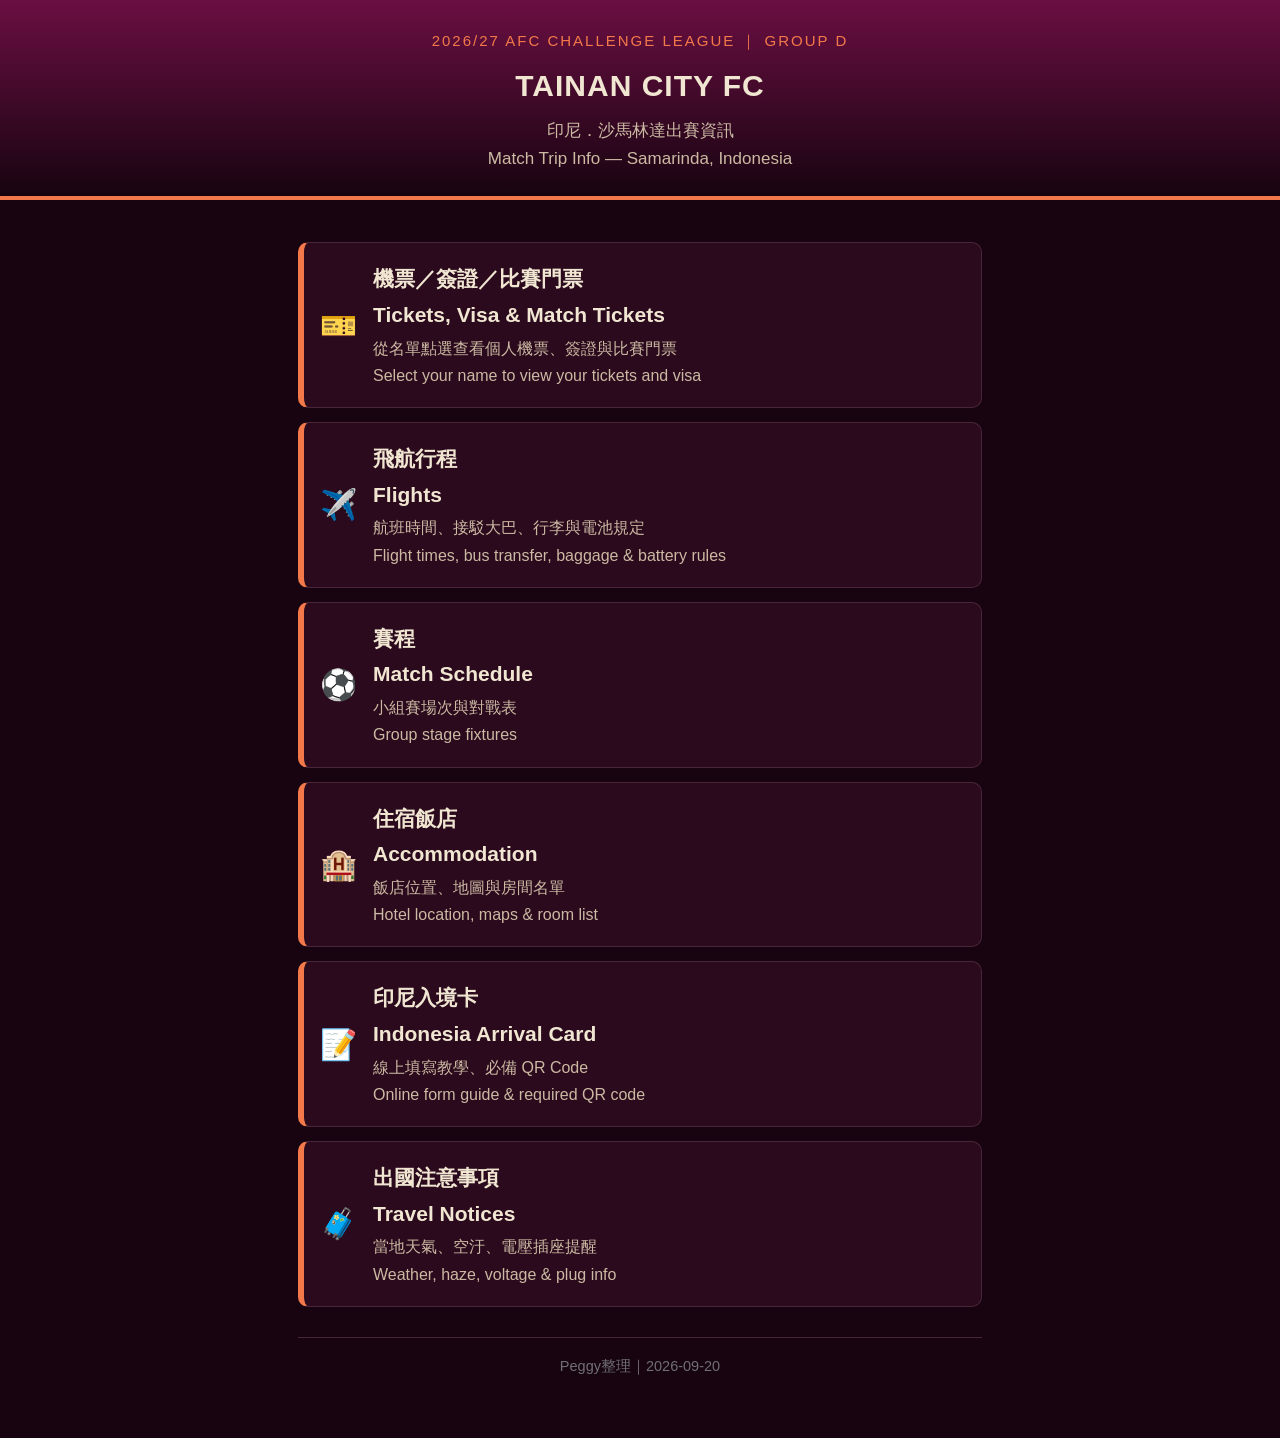
<file: index.html>
<!DOCTYPE html>
<html lang="zh-Hant">
<head>
<meta charset="UTF-8">
<meta name="viewport" content="width=device-width, initial-scale=1, viewport-fit=cover">
<title>Tainan City FC｜印尼出賽資訊網 / Match Trip Info</title>
<meta name="theme-color" content="#170410">
<link rel="manifest" href="manifest.json">
<link rel="apple-touch-icon" href="icons/icon-180.png">
<link rel="icon" href="icons/icon-32.png">
<link rel="stylesheet" href="styles.css">
</head>
<body>

<div class="brand-header">
  <div class="badge">2026/27 AFC CHALLENGE LEAGUE ｜ GROUP D</div>
  <h1>TAINAN CITY FC</h1>
  <div class="sub">印尼．沙馬林達出賽資訊<br>Match Trip Info — Samarinda, Indonesia</div>
</div>

<div class="container">

  <div class="nav-grid">
    <a class="nav-card" href="tickets.html">
      <div class="icon">🎫</div>
      <div>
        <div class="label">機票／簽證／比賽門票<br>Tickets, Visa &amp; Match Tickets</div>
        <div class="desc">從名單點選查看個人機票、簽證與比賽門票<br>Select your name to view your tickets and visa</div>
      </div>
    </a>

    <a class="nav-card" href="flights.html">
      <div class="icon">✈️</div>
      <div>
        <div class="label">飛航行程<br>Flights</div>
        <div class="desc">航班時間、接駁大巴、行李與電池規定<br>Flight times, bus transfer, baggage &amp; battery rules</div>
      </div>
    </a>

    <a class="nav-card" href="schedule.html">
      <div class="icon">⚽</div>
      <div>
        <div class="label">賽程<br>Match Schedule</div>
        <div class="desc">小組賽場次與對戰表<br>Group stage fixtures</div>
      </div>
    </a>

    <a class="nav-card" href="hotel.html">
      <div class="icon">🏨</div>
      <div>
        <div class="label">住宿飯店<br>Accommodation</div>
        <div class="desc">飯店位置、地圖與房間名單<br>Hotel location, maps &amp; room list</div>
      </div>
    </a>

    <a class="nav-card" href="arrival-card.html">
      <div class="icon">📝</div>
      <div>
        <div class="label">印尼入境卡<br>Indonesia Arrival Card</div>
        <div class="desc">線上填寫教學、必備 QR Code<br>Online form guide &amp; required QR code</div>
      </div>
    </a>

    <a class="nav-card" href="notices.html">
      <div class="icon">🧳</div>
      <div>
        <div class="label">出國注意事項<br>Travel Notices</div>
        <div class="desc">當地天氣、空汙、電壓插座提醒<br>Weather, haze, voltage &amp; plug info</div>
      </div>
    </a>
  </div>

  <div class="footer-note">
    Peggy整理｜2026-09-20
  </div>
</div>

<script>
if ('serviceWorker' in navigator) {
  window.addEventListener('load', () => {
    navigator.serviceWorker.register('sw.js').catch(()=>{});
  });
}
</script>
</body>
</html>
</file>
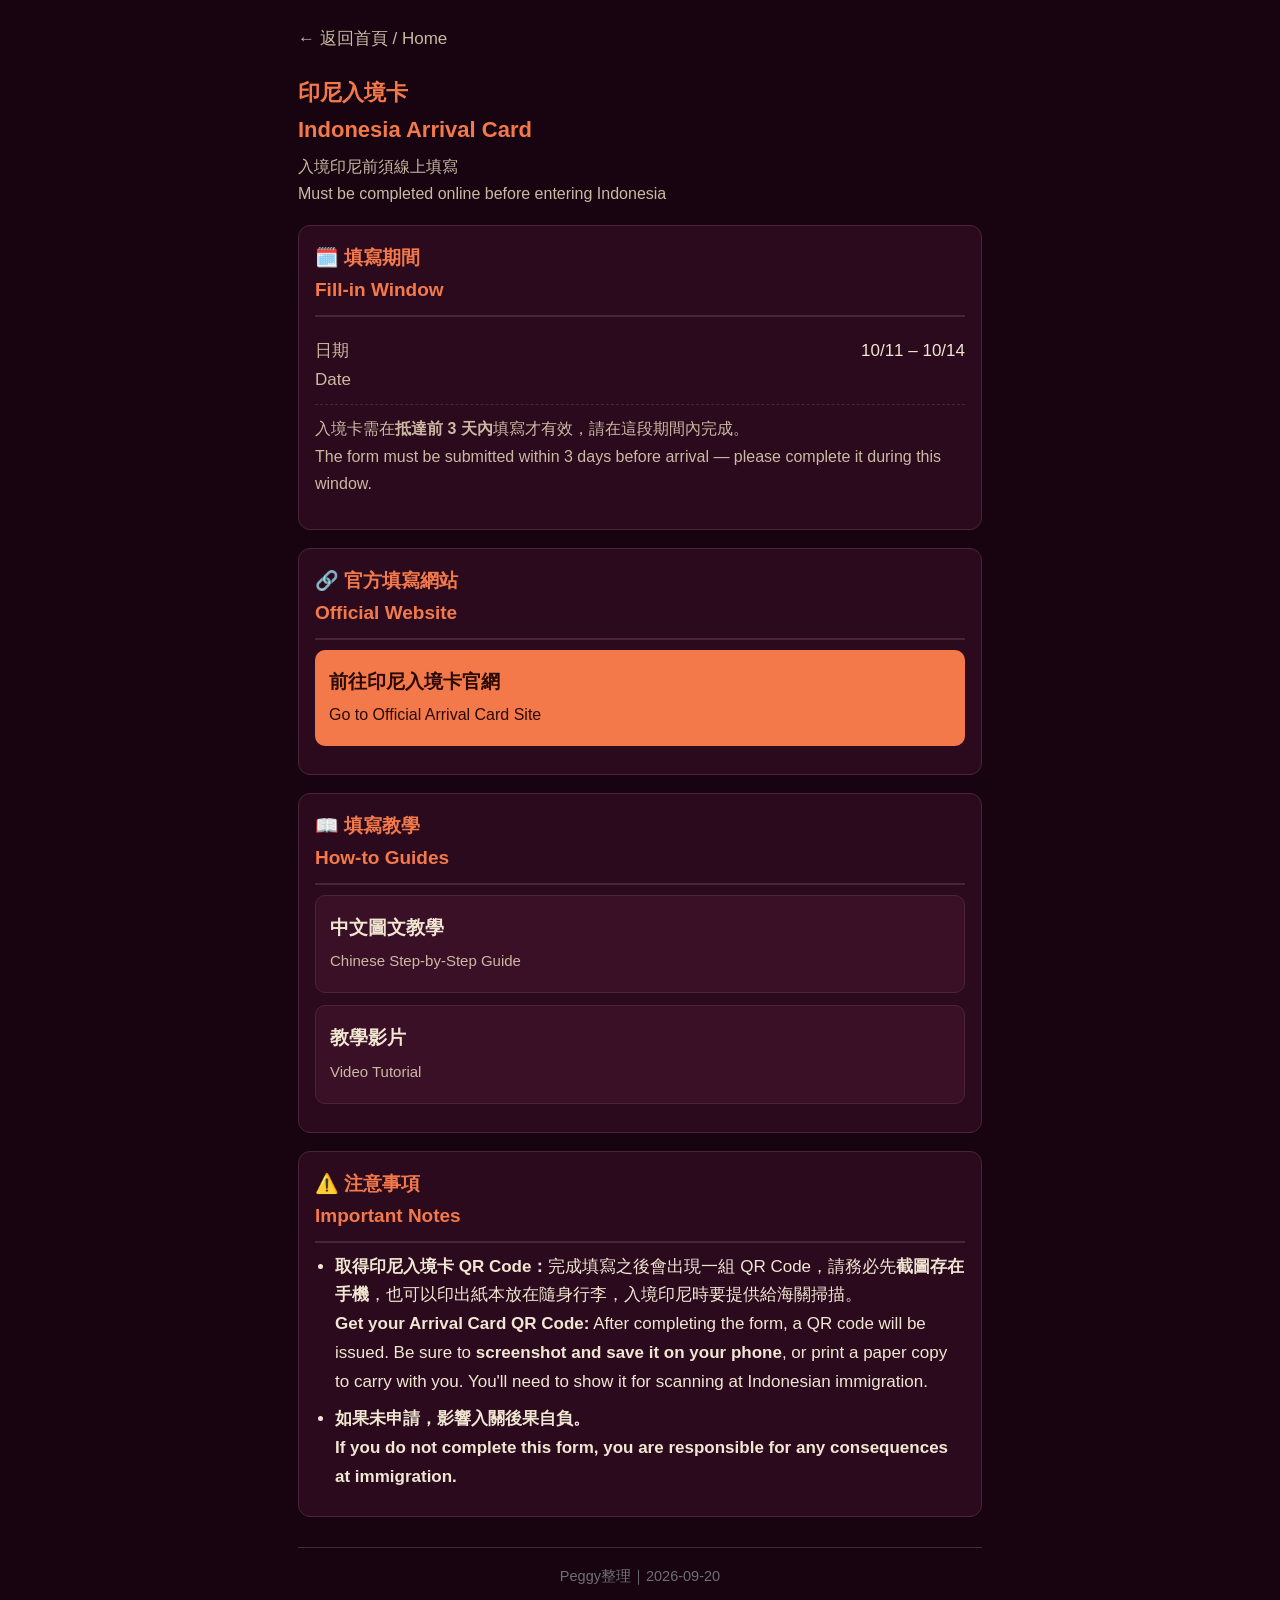
<file: arrival-card.html>
<!DOCTYPE html>
<html lang="zh-Hant">
<head>
<meta charset="UTF-8">
<meta name="viewport" content="width=device-width, initial-scale=1, viewport-fit=cover">
<title>印尼入境卡 Arrival Card｜Tainan City FC</title>
<meta name="theme-color" content="#170410">
<link rel="manifest" href="manifest.json">
<link rel="apple-touch-icon" href="icons/icon-180.png">
<link rel="icon" href="icons/icon-32.png">
<link rel="stylesheet" href="styles.css">
</head>
<body>
<div class="container">
  <a class="back-link" href="index.html">返回首頁 / Home</a>
  <div class="page-title">印尼入境卡<br>Indonesia Arrival Card</div>
  <div class="page-sub">入境印尼前須線上填寫<br>Must be completed online before entering Indonesia</div>

  <div class="card">
    <h2>🗓️ 填寫期間<br>Fill-in Window</h2>
    <div class="flight-row"><div class="flabel">日期<br>Date</div><div class="fval">10/11 – 10/14</div></div>
    <p style="font-size:16px;color:var(--text-dim);margin-top:10px;">
      入境卡需在<b>抵達前 3 天內</b>填寫才有效，請在這段期間內完成。<br>
      The form must be submitted within 3 days before arrival — please complete it during this window.
    </p>
  </div>

  <div class="card">
    <h2>🔗 官方填寫網站<br>Official Website</h2>
    <a class="btn btn-primary" href="https://allindonesia.imigrasi.go.id/" target="_blank" rel="noopener">
      前往印尼入境卡官網<br><span style="font-size:16px;font-weight:400;">Go to Official Arrival Card Site</span>
    </a>
  </div>

  <div class="card">
    <h2>📖 填寫教學<br>How-to Guides</h2>
    <a class="btn btn-secondary" href="https://ianchen.life/indonesia-arrival-card/" target="_blank" rel="noopener">
      中文圖文教學<br><span style="font-size:15px;font-weight:400;color:var(--text-dim);">Chinese Step-by-Step Guide</span>
    </a>
    <a class="btn btn-secondary" href="https://www.youtube.com/watch?v=jlGn-RZM89Q" target="_blank" rel="noopener">
      教學影片<br><span style="font-size:15px;font-weight:400;color:var(--text-dim);">Video Tutorial</span>
    </a>
  </div>

  <div class="card">
    <h2>⚠️ 注意事項<br>Important Notes</h2>
    <ul class="notice-list">
      <li><b>取得印尼入境卡 QR Code：</b>完成填寫之後會出現一組 QR Code，請務必先<b>截圖存在手機</b>，也可以印出紙本放在隨身行李，入境印尼時要提供給海關掃描。<br>
        <b>Get your Arrival Card QR Code:</b> After completing the form, a QR code will be issued. Be sure to <b>screenshot and save it on your phone</b>, or print a paper copy to carry with you. You'll need to show it for scanning at Indonesian immigration.</li>
      <li><b>如果未申請，影響入關後果自負。</b><br>
        <b>If you do not complete this form, you are responsible for any consequences at immigration.</b></li>
    </ul>
  </div>

  <div class="footer-note">Peggy整理｜2026-09-20</div>
</div>

<script>
if ('serviceWorker' in navigator) {
  window.addEventListener('load', () => {
    navigator.serviceWorker.register('sw.js').catch(()=>{});
  });
}
</script>
</body>
</html>
</file>
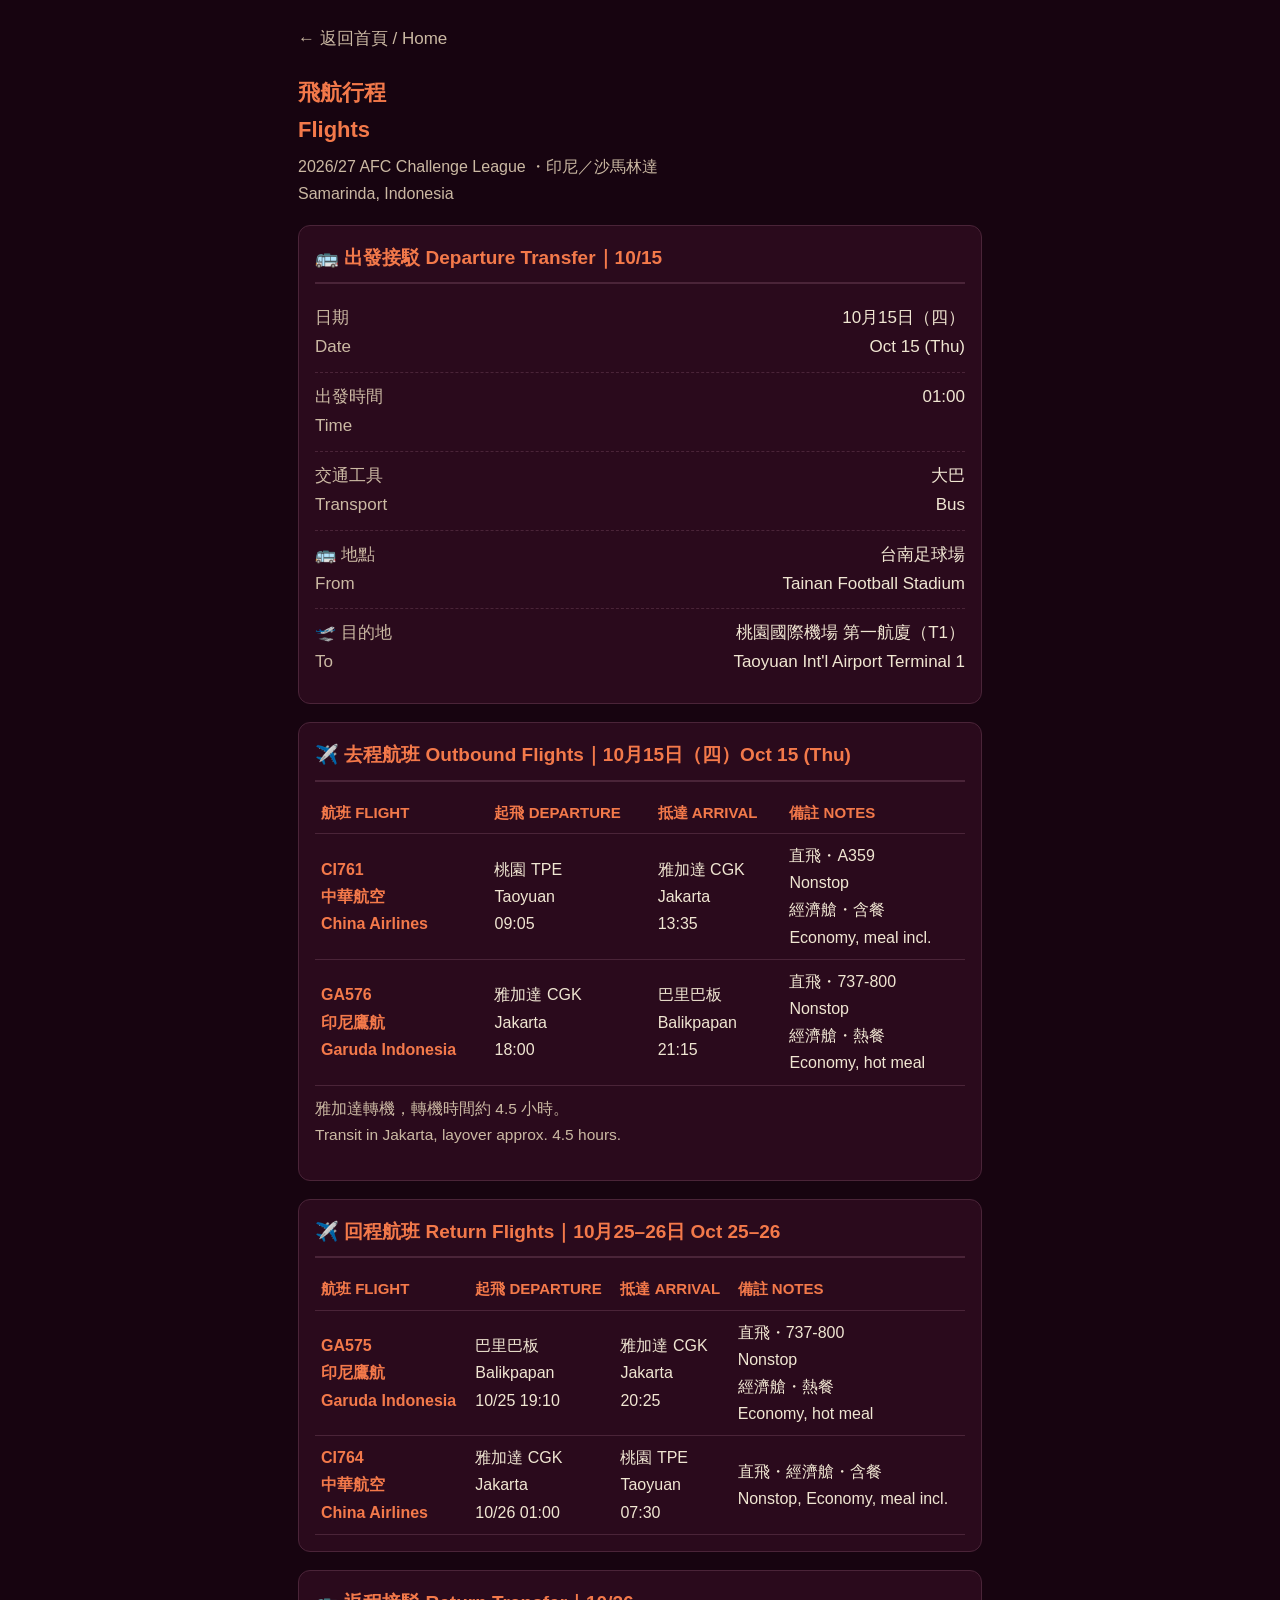
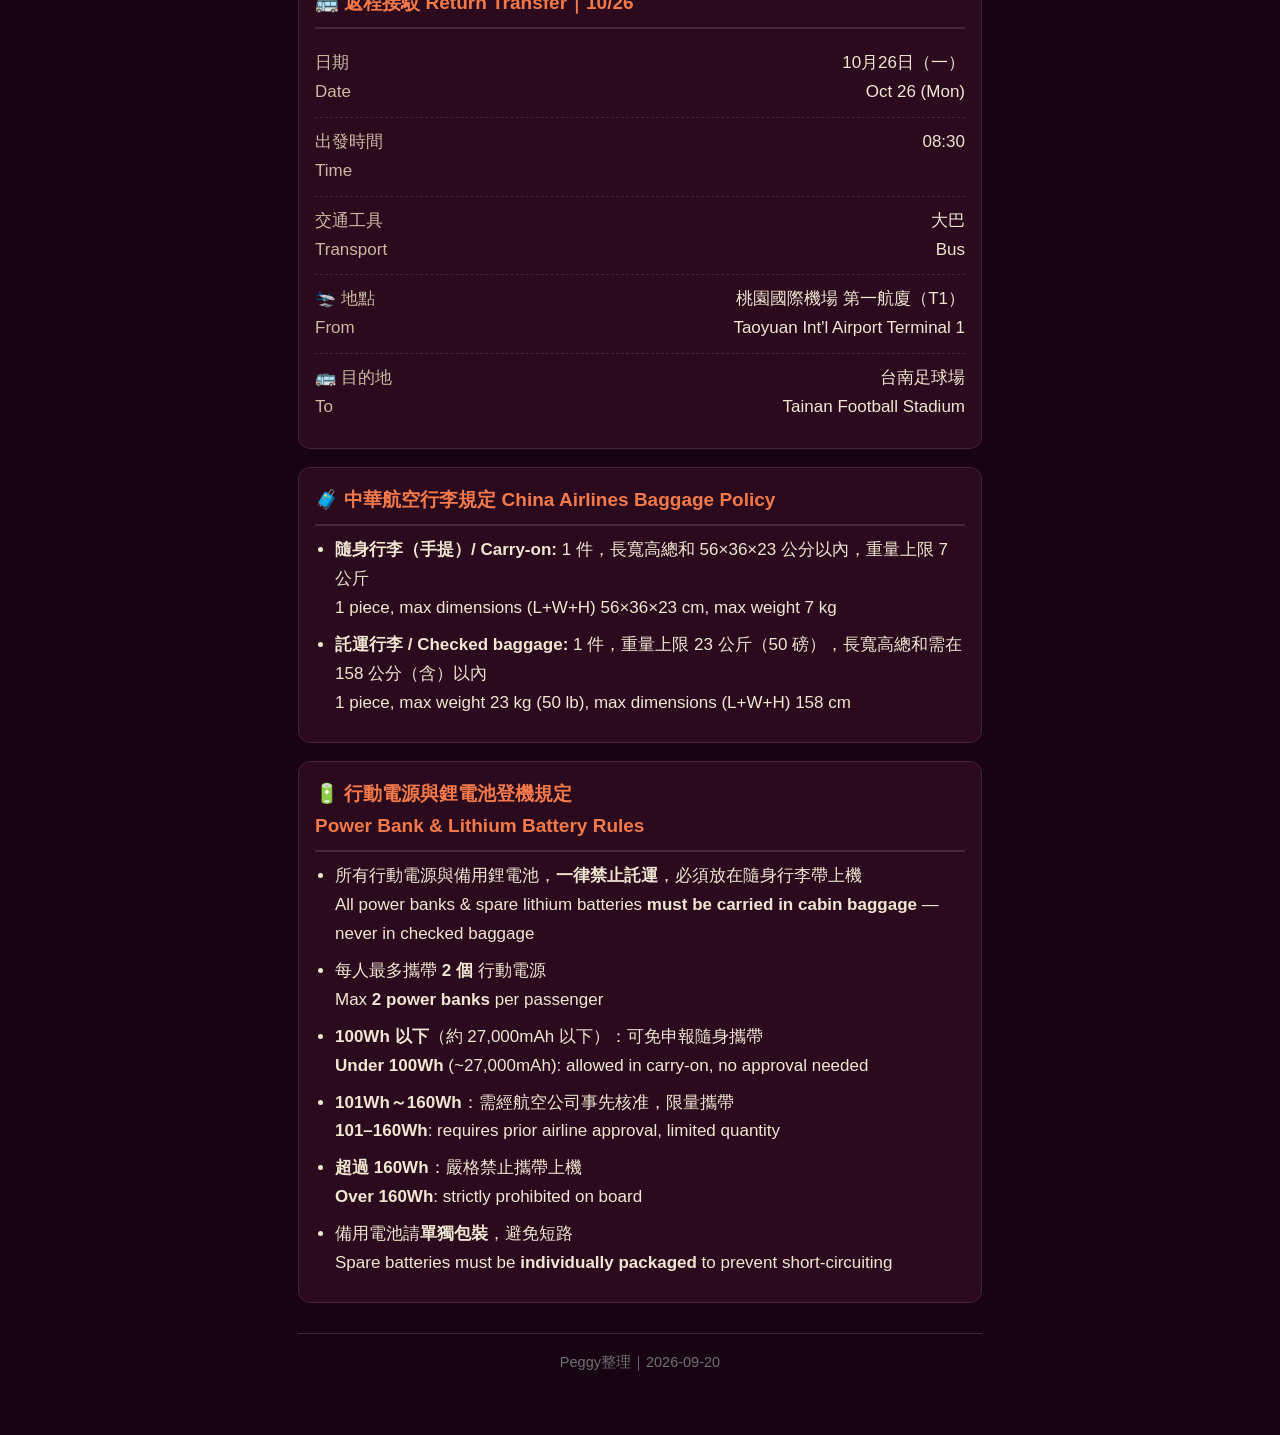
<file: flights.html>
<!DOCTYPE html>
<html lang="zh-Hant">
<head>
<meta charset="UTF-8">
<meta name="viewport" content="width=device-width, initial-scale=1, viewport-fit=cover">
<title>飛航行程 Flights｜Tainan City FC</title>
<meta name="theme-color" content="#170410">
<link rel="manifest" href="manifest.json">
<link rel="apple-touch-icon" href="icons/icon-180.png">
<link rel="icon" href="icons/icon-32.png">
<link rel="stylesheet" href="styles.css">
</head>
<body>
<div class="container">
  <a class="back-link" href="index.html">返回首頁 / Home</a>
  <div class="page-title">飛航行程<br>Flights</div>
  <div class="page-sub">2026/27 AFC Challenge League ・印尼／沙馬林達<br>Samarinda, Indonesia</div>

  <div class="card">
    <h2>🚌 出發接駁 Departure Transfer｜10/15</h2>
    <div class="flight-row"><div class="flabel">日期<br>Date</div><div class="fval">10月15日（四）<br>Oct 15 (Thu)</div></div>
    <div class="flight-row"><div class="flabel">出發時間<br>Time</div><div class="fval">01:00</div></div>
    <div class="flight-row"><div class="flabel">交通工具<br>Transport</div><div class="fval">大巴<br>Bus</div></div>
    <div class="flight-row"><div class="flabel">🚌 地點<br>From</div><div class="fval">台南足球場<br>Tainan Football Stadium</div></div>
    <div class="flight-row"><div class="flabel">🛫 目的地<br>To</div><div class="fval">桃園國際機場 第一航廈（T1）<br>Taoyuan Int'l Airport Terminal 1</div></div>
  </div>

  <div class="card">
    <h2>✈️ 去程航班 Outbound Flights｜10月15日（四）Oct 15 (Thu)</h2>
    <table class="simple">
      <tr><th>航班 Flight</th><th>起飛 Departure</th><th>抵達 Arrival</th><th>備註 Notes</th></tr>
      <tr>
        <td class="highlight">CI761<br>中華航空<br>China Airlines</td>
        <td>桃園 TPE<br>Taoyuan<br>09:05</td>
        <td>雅加達 CGK<br>Jakarta<br>13:35</td>
        <td>直飛・A359<br>Nonstop<br>經濟艙・含餐<br>Economy, meal incl.</td>
      </tr>
      <tr>
        <td class="highlight">GA576<br>印尼鷹航<br>Garuda Indonesia</td>
        <td>雅加達 CGK<br>Jakarta<br>18:00</td>
        <td>巴里巴板<br>Balikpapan<br>21:15</td>
        <td>直飛・737-800<br>Nonstop<br>經濟艙・熱餐<br>Economy, hot meal</td>
      </tr>
    </table>
    <p style="font-size:15.5px;color:var(--text-dim);margin-top:10px;">
      雅加達轉機，轉機時間約 4.5 小時。<br>
      Transit in Jakarta, layover approx. 4.5 hours.
    </p>
  </div>

  <div class="card">
    <h2>✈️ 回程航班 Return Flights｜10月25–26日 Oct 25–26</h2>
    <table class="simple">
      <tr><th>航班 Flight</th><th>起飛 Departure</th><th>抵達 Arrival</th><th>備註 Notes</th></tr>
      <tr>
        <td class="highlight">GA575<br>印尼鷹航<br>Garuda Indonesia</td>
        <td>巴里巴板<br>Balikpapan<br>10/25 19:10</td>
        <td>雅加達 CGK<br>Jakarta<br>20:25</td>
        <td>直飛・737-800<br>Nonstop<br>經濟艙・熱餐<br>Economy, hot meal</td>
      </tr>
      <tr>
        <td class="highlight">CI764<br>中華航空<br>China Airlines</td>
        <td>雅加達 CGK<br>Jakarta<br>10/26 01:00</td>
        <td>桃園 TPE<br>Taoyuan<br>07:30</td>
        <td>直飛・經濟艙・含餐<br>Nonstop, Economy, meal incl.</td>
      </tr>
    </table>
  </div>

  <div class="card">
    <h2>🚌 返程接駁 Return Transfer｜10/26</h2>
    <div class="flight-row"><div class="flabel">日期<br>Date</div><div class="fval">10月26日（一）<br>Oct 26 (Mon)</div></div>
    <div class="flight-row"><div class="flabel">出發時間<br>Time</div><div class="fval">08:30</div></div>
    <div class="flight-row"><div class="flabel">交通工具<br>Transport</div><div class="fval">大巴<br>Bus</div></div>
    <div class="flight-row"><div class="flabel">🛬 地點<br>From</div><div class="fval">桃園國際機場 第一航廈（T1）<br>Taoyuan Int'l Airport Terminal 1</div></div>
    <div class="flight-row"><div class="flabel">🚌 目的地<br>To</div><div class="fval">台南足球場<br>Tainan Football Stadium</div></div>
  </div>

  <div class="card">
    <h2>🧳 中華航空行李規定 China Airlines Baggage Policy</h2>
    <ul class="notice-list">
      <li><b>隨身行李（手提）/ Carry-on:</b> 1 件，長寬高總和 56×36×23 公分以內，重量上限 7 公斤<br>
        1 piece, max dimensions (L+W+H) 56×36×23 cm, max weight 7 kg</li>
      <li><b>託運行李 / Checked baggage:</b> 1 件，重量上限 23 公斤（50 磅），長寬高總和需在 158 公分（含）以內<br>
        1 piece, max weight 23 kg (50 lb), max dimensions (L+W+H) 158 cm</li>
    </ul>
  </div>

  <div class="card">
    <h2>🔋 行動電源與鋰電池登機規定<br>Power Bank &amp; Lithium Battery Rules</h2>
    <ul class="notice-list">
      <li>所有行動電源與備用鋰電池，<b>一律禁止託運</b>，必須放在隨身行李帶上機<br>
        All power banks &amp; spare lithium batteries <b>must be carried in cabin baggage</b> — never in checked baggage</li>
      <li>每人最多攜帶 <b>2 個</b> 行動電源<br>Max <b>2 power banks</b> per passenger</li>
      <li><b>100Wh 以下</b>（約 27,000mAh 以下）：可免申報隨身攜帶<br>
        <b>Under 100Wh</b> (~27,000mAh): allowed in carry-on, no approval needed</li>
      <li><b>101Wh～160Wh</b>：需經航空公司事先核准，限量攜帶<br>
        <b>101–160Wh</b>: requires prior airline approval, limited quantity</li>
      <li><b>超過 160Wh</b>：嚴格禁止攜帶上機<br><b>Over 160Wh</b>: strictly prohibited on board</li>
      <li>備用電池請<b>單獨包裝</b>，避免短路<br>Spare batteries must be <b>individually packaged</b> to prevent short-circuiting</li>
    </ul>
  </div>

  <div class="footer-note">Peggy整理｜2026-09-20</div>
</div>

<script>
if ('serviceWorker' in navigator) {
  window.addEventListener('load', () => {
    navigator.serviceWorker.register('sw.js').catch(()=>{});
  });
}
</script>
</body>
</html>
</file>
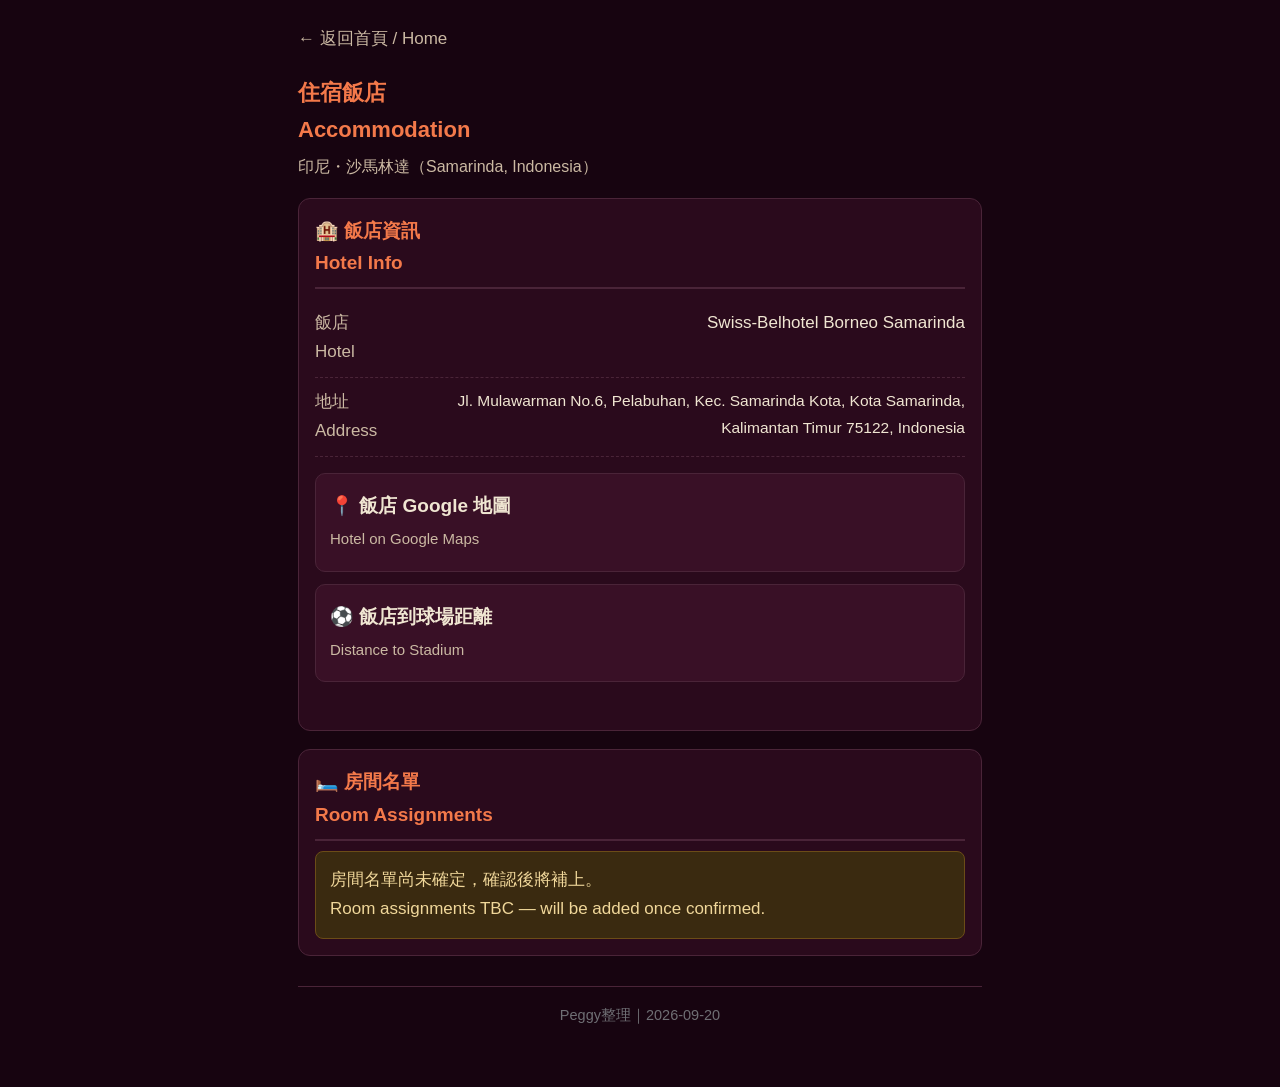
<file: hotel.html>
<!DOCTYPE html>
<html lang="zh-Hant">
<head>
<meta charset="UTF-8">
<meta name="viewport" content="width=device-width, initial-scale=1, viewport-fit=cover">
<title>住宿飯店 Accommodation｜Tainan City FC</title>
<meta name="theme-color" content="#170410">
<link rel="manifest" href="manifest.json">
<link rel="apple-touch-icon" href="icons/icon-180.png">
<link rel="icon" href="icons/icon-32.png">
<link rel="stylesheet" href="styles.css">
</head>
<body>
<div class="container">
  <a class="back-link" href="index.html">返回首頁 / Home</a>
  <div class="page-title">住宿飯店<br>Accommodation</div>
  <div class="page-sub">印尼・沙馬林達（Samarinda, Indonesia）</div>

  <div class="card">
    <h2>🏨 飯店資訊<br>Hotel Info</h2>
    <div class="flight-row"><div class="flabel">飯店<br>Hotel</div><div class="fval">Swiss-Belhotel Borneo Samarinda</div></div>
    <div class="flight-row"><div class="flabel">地址<br>Address</div><div class="fval" style="font-size:15.5px;">Jl. Mulawarman No.6, Pelabuhan, Kec. Samarinda Kota, Kota Samarinda, Kalimantan Timur 75122, Indonesia</div></div>

    <p style="margin-top:16px;">
      <a class="btn btn-secondary" href="https://maps.app.goo.gl/GSRoXJfpMhMB6rc69" target="_blank" rel="noopener">📍 飯店 Google 地圖<br><span style="font-size:15px;font-weight:400;color:var(--text-dim);">Hotel on Google Maps</span></a>
      <a class="btn btn-secondary" href="https://maps.app.goo.gl/MwxF51UNwdtffKQk8" target="_blank" rel="noopener">⚽ 飯店到球場距離<br><span style="font-size:15px;font-weight:400;color:var(--text-dim);">Distance to Stadium</span></a>
    </p>
  </div>

  <div class="card">
    <h2>🛏️ 房間名單<br>Room Assignments</h2>
    <div class="no-ticket-note">
      房間名單尚未確定，確認後將補上。<br>Room assignments TBC — will be added once confirmed.
    </div>
  </div>

  <div class="footer-note">Peggy整理｜2026-09-20</div>
</div>

<script>
if ('serviceWorker' in navigator) {
  window.addEventListener('load', () => {
    navigator.serviceWorker.register('sw.js').catch(()=>{});
  });
}
</script>
</body>
</html>
</file>
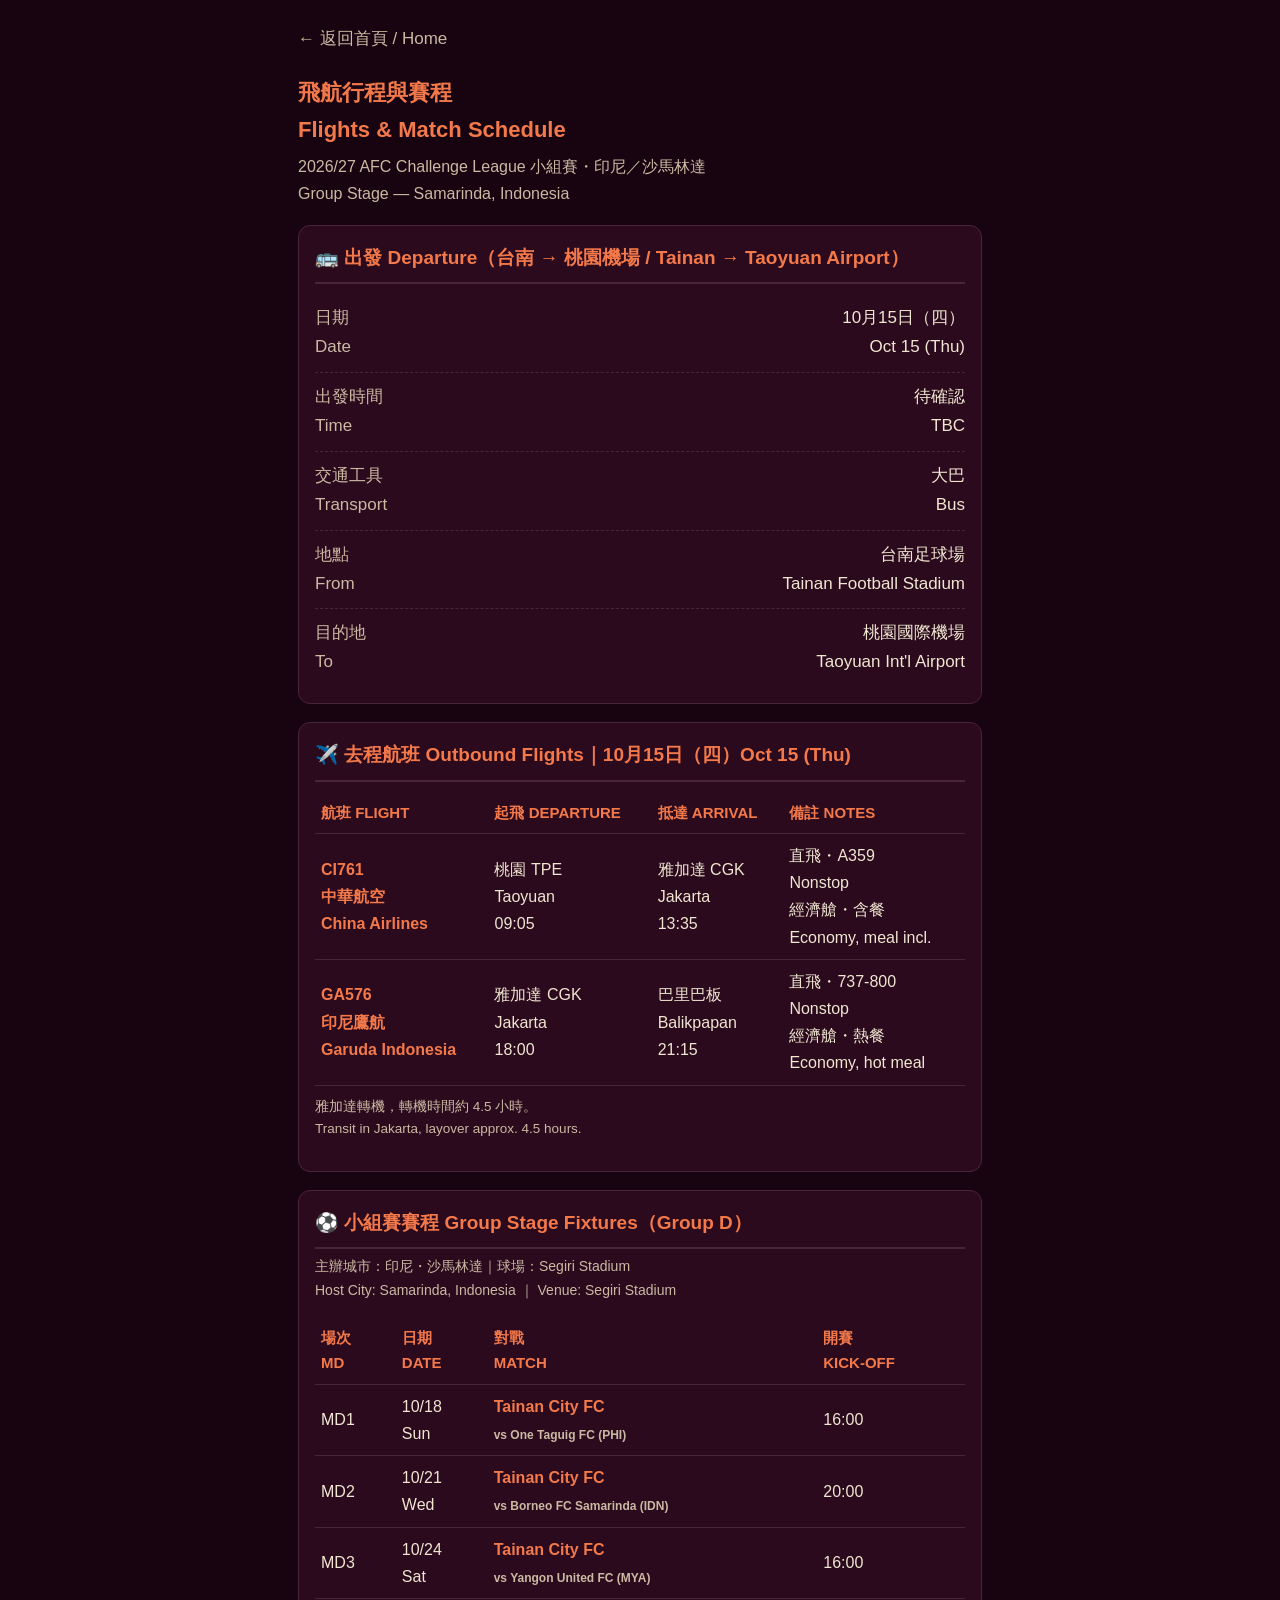
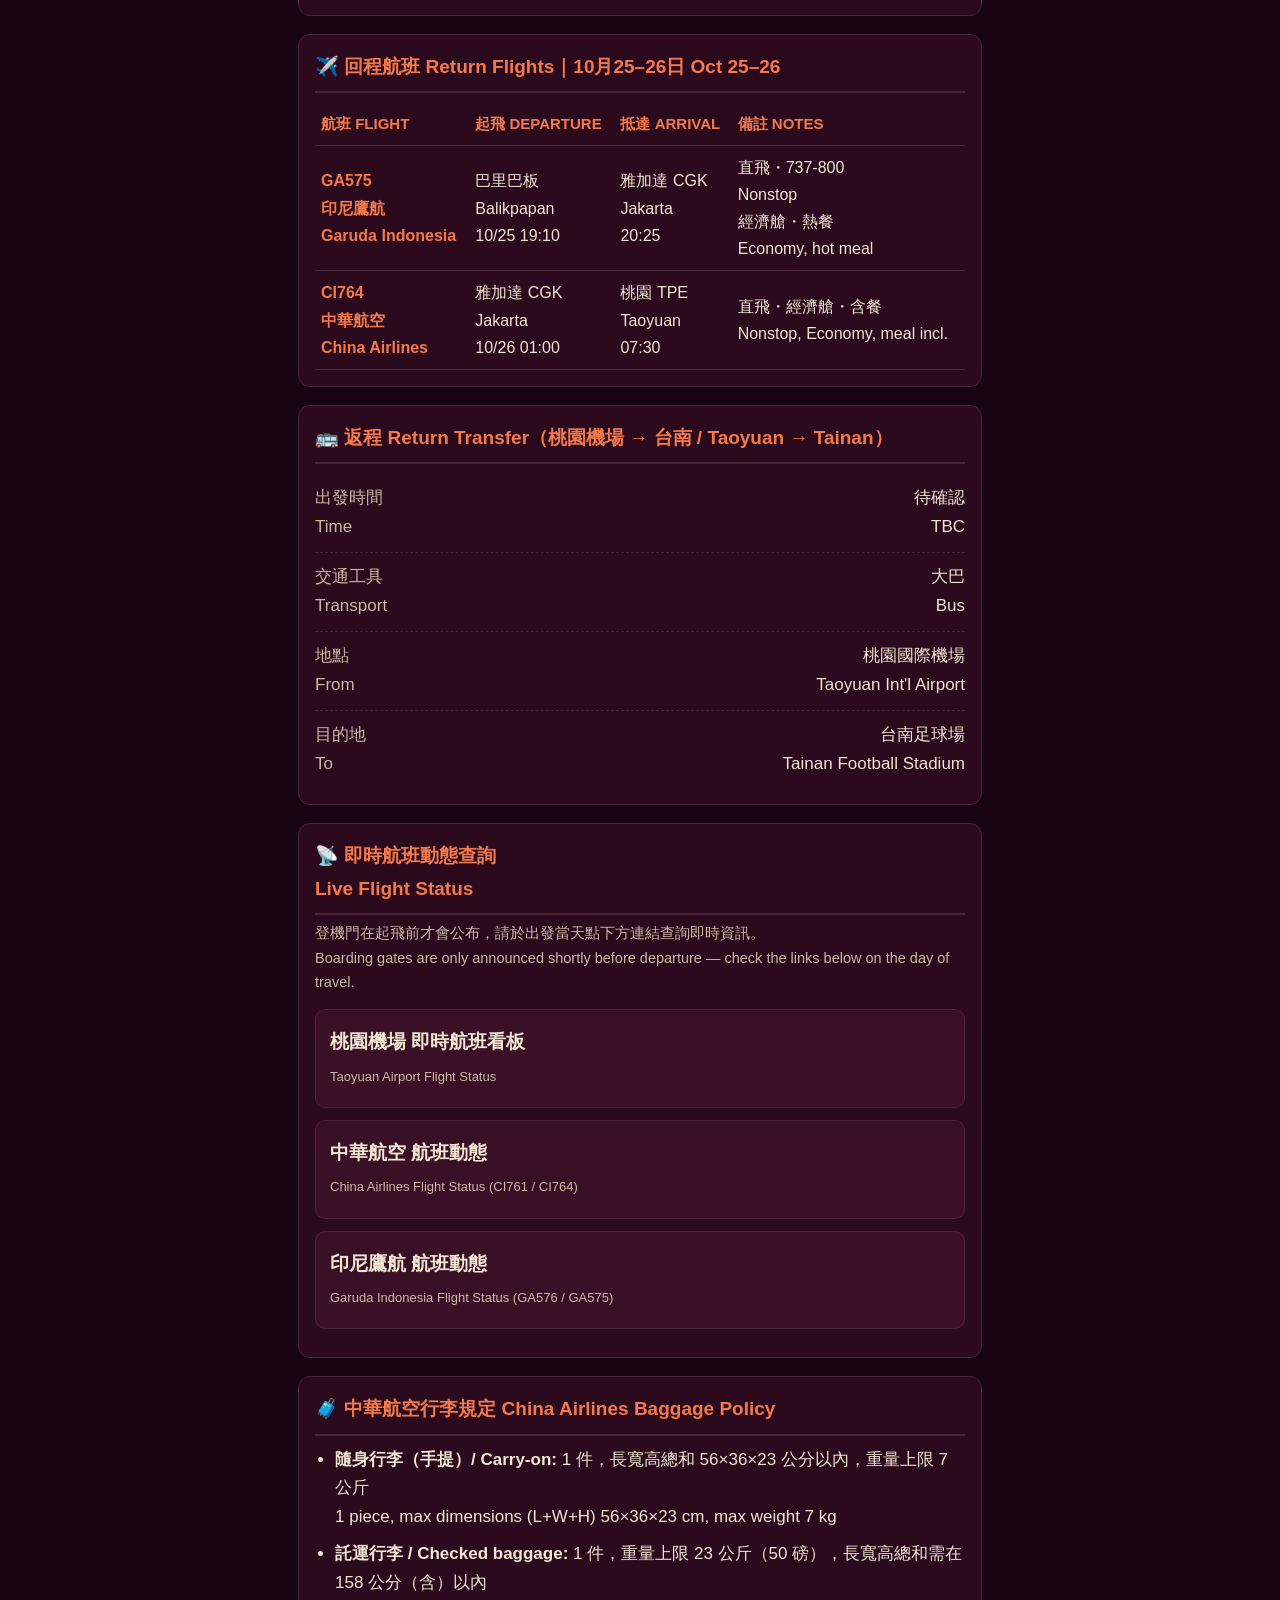
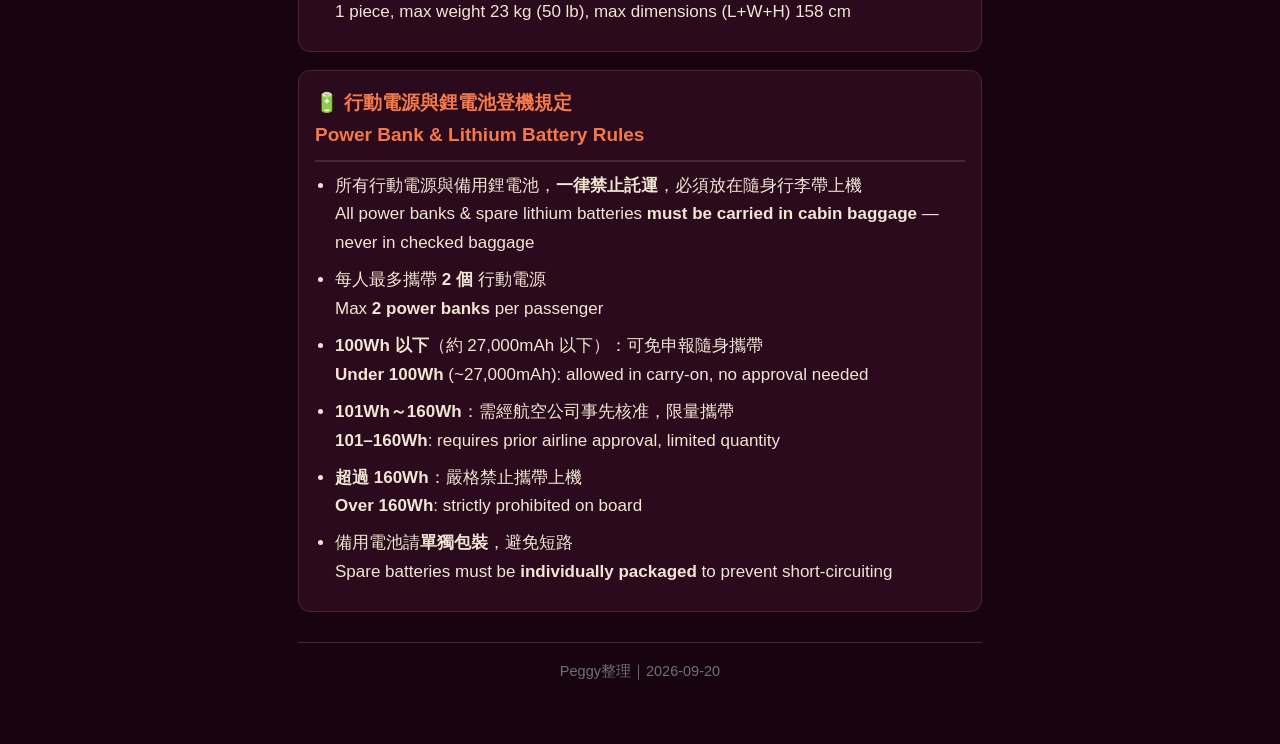
<file: itinerary.html>
<!DOCTYPE html>
<html lang="zh-Hant">
<head>
<meta charset="UTF-8">
<meta name="viewport" content="width=device-width, initial-scale=1, viewport-fit=cover">
<title>飛航行程與賽程 Flights &amp; Schedule｜Tainan City FC</title>
<meta name="theme-color" content="#170410">
<link rel="manifest" href="manifest.json">
<link rel="apple-touch-icon" href="icons/icon-180.png">
<link rel="icon" href="icons/icon-32.png">
<link rel="stylesheet" href="styles.css">
</head>
<body>
<div class="container">
  <a class="back-link" href="index.html">返回首頁 / Home</a>
  <div class="page-title">飛航行程與賽程<br>Flights &amp; Match Schedule</div>
  <div class="page-sub">2026/27 AFC Challenge League 小組賽・印尼／沙馬林達<br>Group Stage — Samarinda, Indonesia</div>

  <div class="card">
    <h2>🚌 出發 Departure（台南 → 桃園機場 / Tainan → Taoyuan Airport）</h2>
    <div class="flight-row"><div class="flabel">日期<br>Date</div><div class="fval">10月15日（四）<br>Oct 15 (Thu)</div></div>
    <div class="flight-row"><div class="flabel">出發時間<br>Time</div><div class="fval">待確認<br>TBC</div></div>
    <div class="flight-row"><div class="flabel">交通工具<br>Transport</div><div class="fval">大巴<br>Bus</div></div>
    <div class="flight-row"><div class="flabel">地點<br>From</div><div class="fval">台南足球場<br>Tainan Football Stadium</div></div>
    <div class="flight-row"><div class="flabel">目的地<br>To</div><div class="fval">桃園國際機場<br>Taoyuan Int'l Airport</div></div>
  </div>

  <div class="card">
    <h2>✈️ 去程航班 Outbound Flights｜10月15日（四）Oct 15 (Thu)</h2>
    <table class="simple">
      <tr><th>航班 Flight</th><th>起飛 Departure</th><th>抵達 Arrival</th><th>備註 Notes</th></tr>
      <tr>
        <td class="highlight">CI761<br>中華航空<br>China Airlines</td>
        <td>桃園 TPE<br>Taoyuan<br>09:05</td>
        <td>雅加達 CGK<br>Jakarta<br>13:35</td>
        <td>直飛・A359<br>Nonstop<br>經濟艙・含餐<br>Economy, meal incl.</td>
      </tr>
      <tr>
        <td class="highlight">GA576<br>印尼鷹航<br>Garuda Indonesia</td>
        <td>雅加達 CGK<br>Jakarta<br>18:00</td>
        <td>巴里巴板<br>Balikpapan<br>21:15</td>
        <td>直飛・737-800<br>Nonstop<br>經濟艙・熱餐<br>Economy, hot meal</td>
      </tr>
    </table>
    <p style="font-size:13.5px;color:var(--text-dim);margin-top:10px;">
      雅加達轉機，轉機時間約 4.5 小時。<br>
      Transit in Jakarta, layover approx. 4.5 hours.
    </p>
  </div>

  <div class="card">
    <h2>⚽ 小組賽賽程 Group Stage Fixtures（Group D）</h2>
    <p style="font-size:14px;color:var(--text-dim);margin-top:-4px;">
      主辦城市：印尼・沙馬林達｜球場：Segiri Stadium<br>
      Host City: Samarinda, Indonesia ｜ Venue: Segiri Stadium
    </p>
    <table class="simple">
      <tr><th>場次<br>MD</th><th>日期<br>Date</th><th>對戰<br>Match</th><th>開賽<br>Kick-off</th></tr>
      <tr>
        <td>MD1</td>
        <td>10/18<br>Sun</td>
        <td class="highlight">Tainan City FC<br><span style="font-size:12px;color:var(--text-dim);">vs One Taguig FC (PHI)</span></td>
        <td>16:00</td>
      </tr>
      <tr>
        <td>MD2</td>
        <td>10/21<br>Wed</td>
        <td class="highlight">Tainan City FC<br><span style="font-size:12px;color:var(--text-dim);">vs Borneo FC Samarinda (IDN)</span></td>
        <td>20:00</td>
      </tr>
      <tr>
        <td>MD3</td>
        <td>10/24<br>Sat</td>
        <td class="highlight">Tainan City FC<br><span style="font-size:12px;color:var(--text-dim);">vs Yangon United FC (MYA)</span></td>
        <td>16:00</td>
      </tr>
    </table>
  </div>

  <div class="card">
    <h2>✈️ 回程航班 Return Flights｜10月25–26日 Oct 25–26</h2>
    <table class="simple">
      <tr><th>航班 Flight</th><th>起飛 Departure</th><th>抵達 Arrival</th><th>備註 Notes</th></tr>
      <tr>
        <td class="highlight">GA575<br>印尼鷹航<br>Garuda Indonesia</td>
        <td>巴里巴板<br>Balikpapan<br>10/25 19:10</td>
        <td>雅加達 CGK<br>Jakarta<br>20:25</td>
        <td>直飛・737-800<br>Nonstop<br>經濟艙・熱餐<br>Economy, hot meal</td>
      </tr>
      <tr>
        <td class="highlight">CI764<br>中華航空<br>China Airlines</td>
        <td>雅加達 CGK<br>Jakarta<br>10/26 01:00</td>
        <td>桃園 TPE<br>Taoyuan<br>07:30</td>
        <td>直飛・經濟艙・含餐<br>Nonstop, Economy, meal incl.</td>
      </tr>
    </table>
  </div>

  <div class="card">
    <h2>🚌 返程 Return Transfer（桃園機場 → 台南 / Taoyuan → Tainan）</h2>
    <div class="flight-row"><div class="flabel">出發時間<br>Time</div><div class="fval">待確認<br>TBC</div></div>
    <div class="flight-row"><div class="flabel">交通工具<br>Transport</div><div class="fval">大巴<br>Bus</div></div>
    <div class="flight-row"><div class="flabel">地點<br>From</div><div class="fval">桃園國際機場<br>Taoyuan Int'l Airport</div></div>
    <div class="flight-row"><div class="flabel">目的地<br>To</div><div class="fval">台南足球場<br>Tainan Football Stadium</div></div>
  </div>

  <div class="card">
    <h2>📡 即時航班動態查詢<br>Live Flight Status</h2>
    <p style="font-size:14.5px;color:var(--text-dim);margin-top:-4px;">
      登機門在起飛前才會公布，請於出發當天點下方連結查詢即時資訊。<br>
      Boarding gates are only announced shortly before departure — check the links below on the day of travel.
    </p>
    <a class="btn btn-secondary" href="https://www.taoyuan-airport.com" target="_blank" rel="noopener">桃園機場 即時航班看板<br><span style="font-size:13px;font-weight:400;color:var(--text-dim);">Taoyuan Airport Flight Status</span></a>
    <a class="btn btn-secondary" href="https://www.china-airlines.com" target="_blank" rel="noopener">中華航空 航班動態<br><span style="font-size:13px;font-weight:400;color:var(--text-dim);">China Airlines Flight Status (CI761 / CI764)</span></a>
    <a class="btn btn-secondary" href="https://www.garuda-indonesia.com" target="_blank" rel="noopener">印尼鷹航 航班動態<br><span style="font-size:13px;font-weight:400;color:var(--text-dim);">Garuda Indonesia Flight Status (GA576 / GA575)</span></a>
  </div>

  <div class="card">
    <h2>🧳 中華航空行李規定 China Airlines Baggage Policy</h2>
    <ul class="notice-list">
      <li><b>隨身行李（手提）/ Carry-on:</b> 1 件，長寬高總和 56×36×23 公分以內，重量上限 7 公斤<br>
        1 piece, max dimensions (L+W+H) 56×36×23 cm, max weight 7 kg</li>
      <li><b>託運行李 / Checked baggage:</b> 1 件，重量上限 23 公斤（50 磅），長寬高總和需在 158 公分（含）以內<br>
        1 piece, max weight 23 kg (50 lb), max dimensions (L+W+H) 158 cm</li>
    </ul>
  </div>

  <div class="card">
    <h2>🔋 行動電源與鋰電池登機規定<br>Power Bank &amp; Lithium Battery Rules</h2>
    <ul class="notice-list">
      <li>所有行動電源與備用鋰電池，<b>一律禁止託運</b>，必須放在隨身行李帶上機<br>
        All power banks &amp; spare lithium batteries <b>must be carried in cabin baggage</b> — never in checked baggage</li>
      <li>每人最多攜帶 <b>2 個</b> 行動電源<br>Max <b>2 power banks</b> per passenger</li>
      <li><b>100Wh 以下</b>（約 27,000mAh 以下）：可免申報隨身攜帶<br>
        <b>Under 100Wh</b> (~27,000mAh): allowed in carry-on, no approval needed</li>
      <li><b>101Wh～160Wh</b>：需經航空公司事先核准，限量攜帶<br>
        <b>101–160Wh</b>: requires prior airline approval, limited quantity</li>
      <li><b>超過 160Wh</b>：嚴格禁止攜帶上機<br><b>Over 160Wh</b>: strictly prohibited on board</li>
      <li>備用電池請<b>單獨包裝</b>，避免短路<br>Spare batteries must be <b>individually packaged</b> to prevent short-circuiting</li>
    </ul>
  </div>

  <div class="footer-note">Peggy整理｜2026-09-20</div>
</div>

<script>
if ('serviceWorker' in navigator) {
  window.addEventListener('load', () => {
    navigator.serviceWorker.register('sw.js').catch(()=>{});
  });
}
</script>
</body>
</html>
</file>
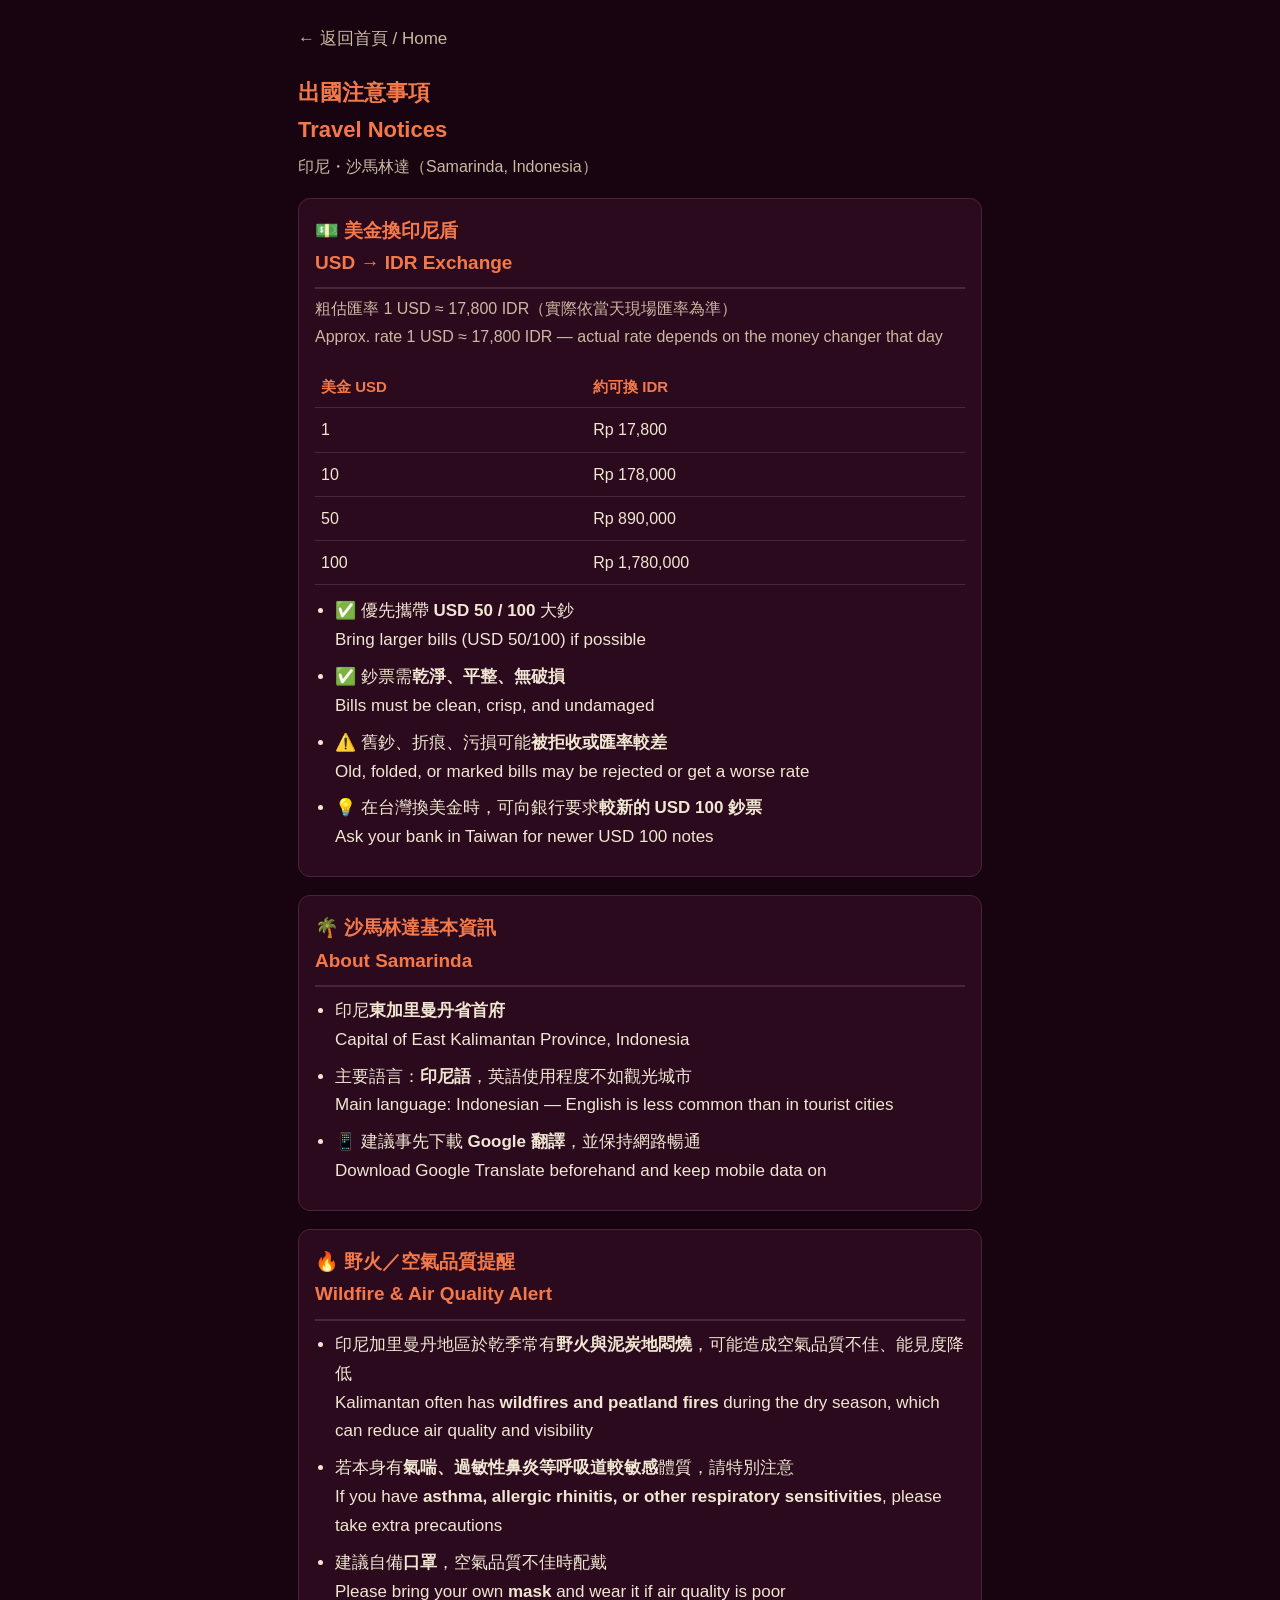
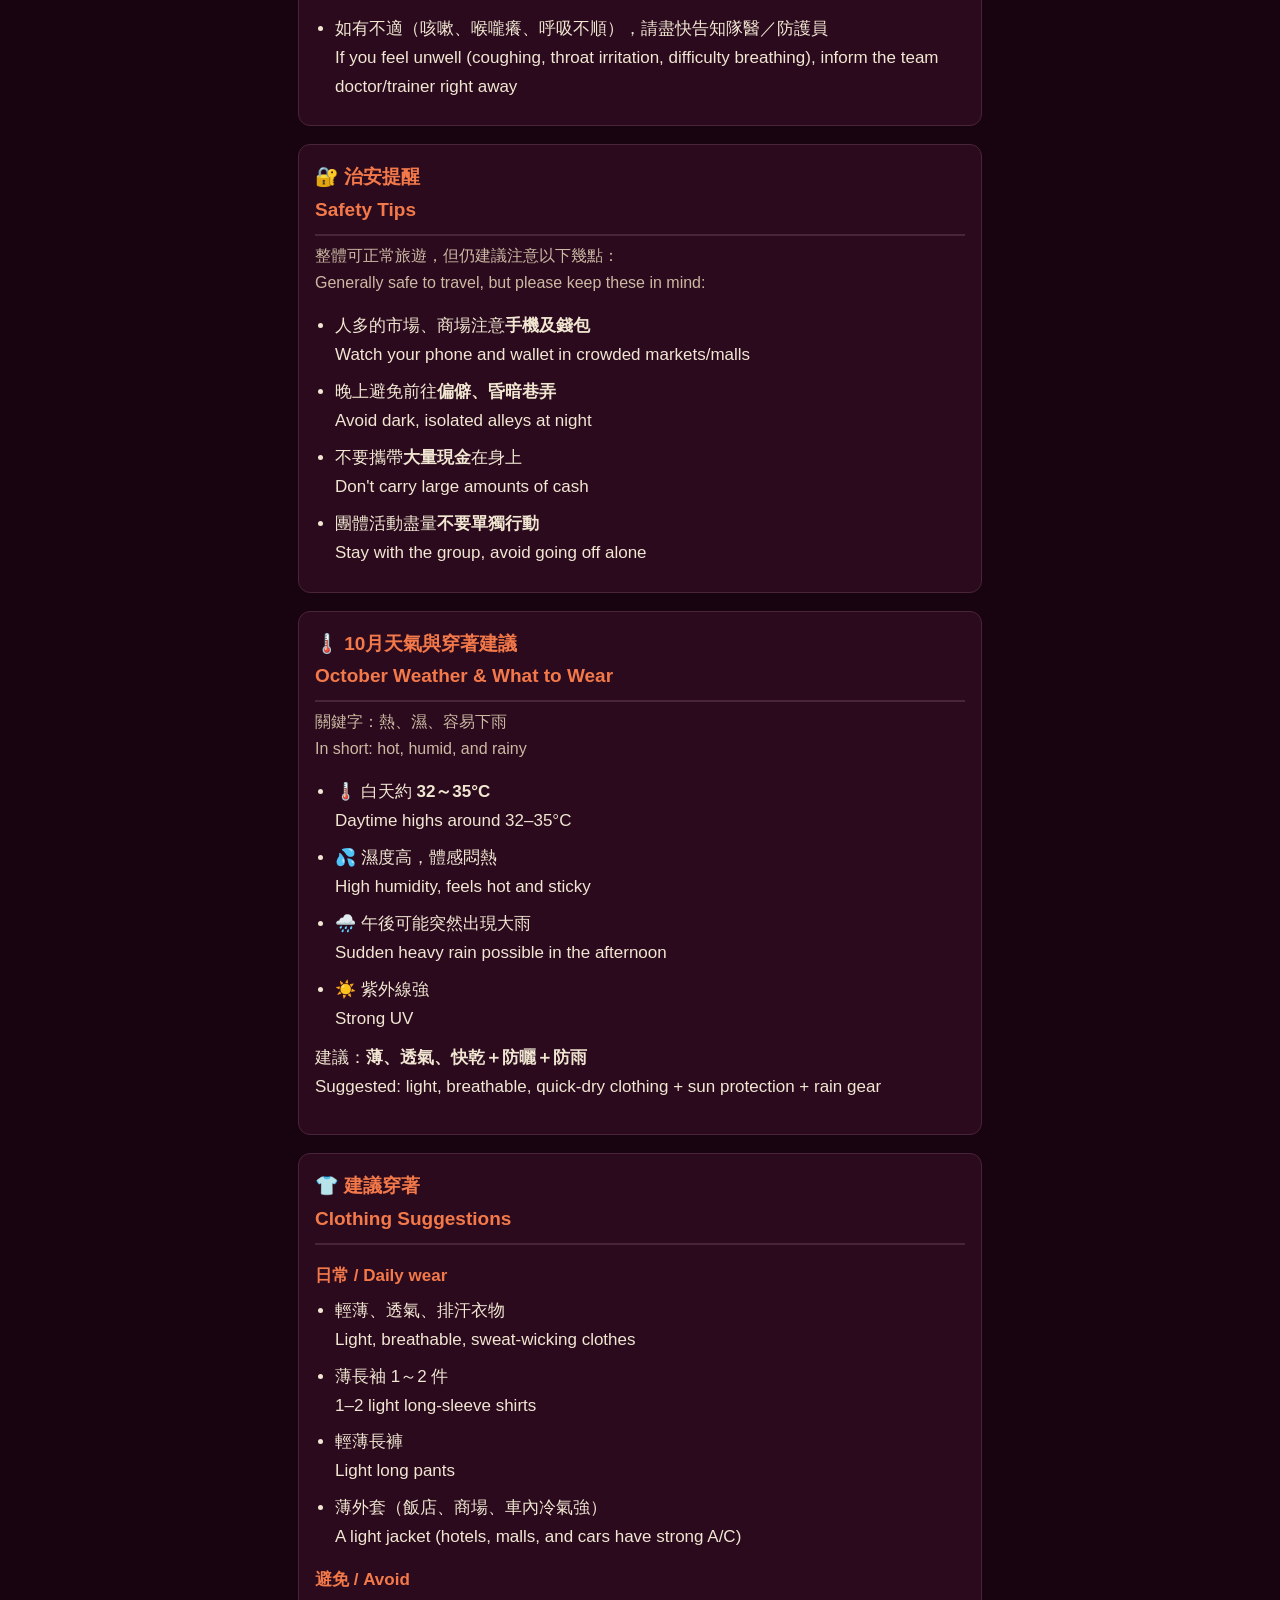
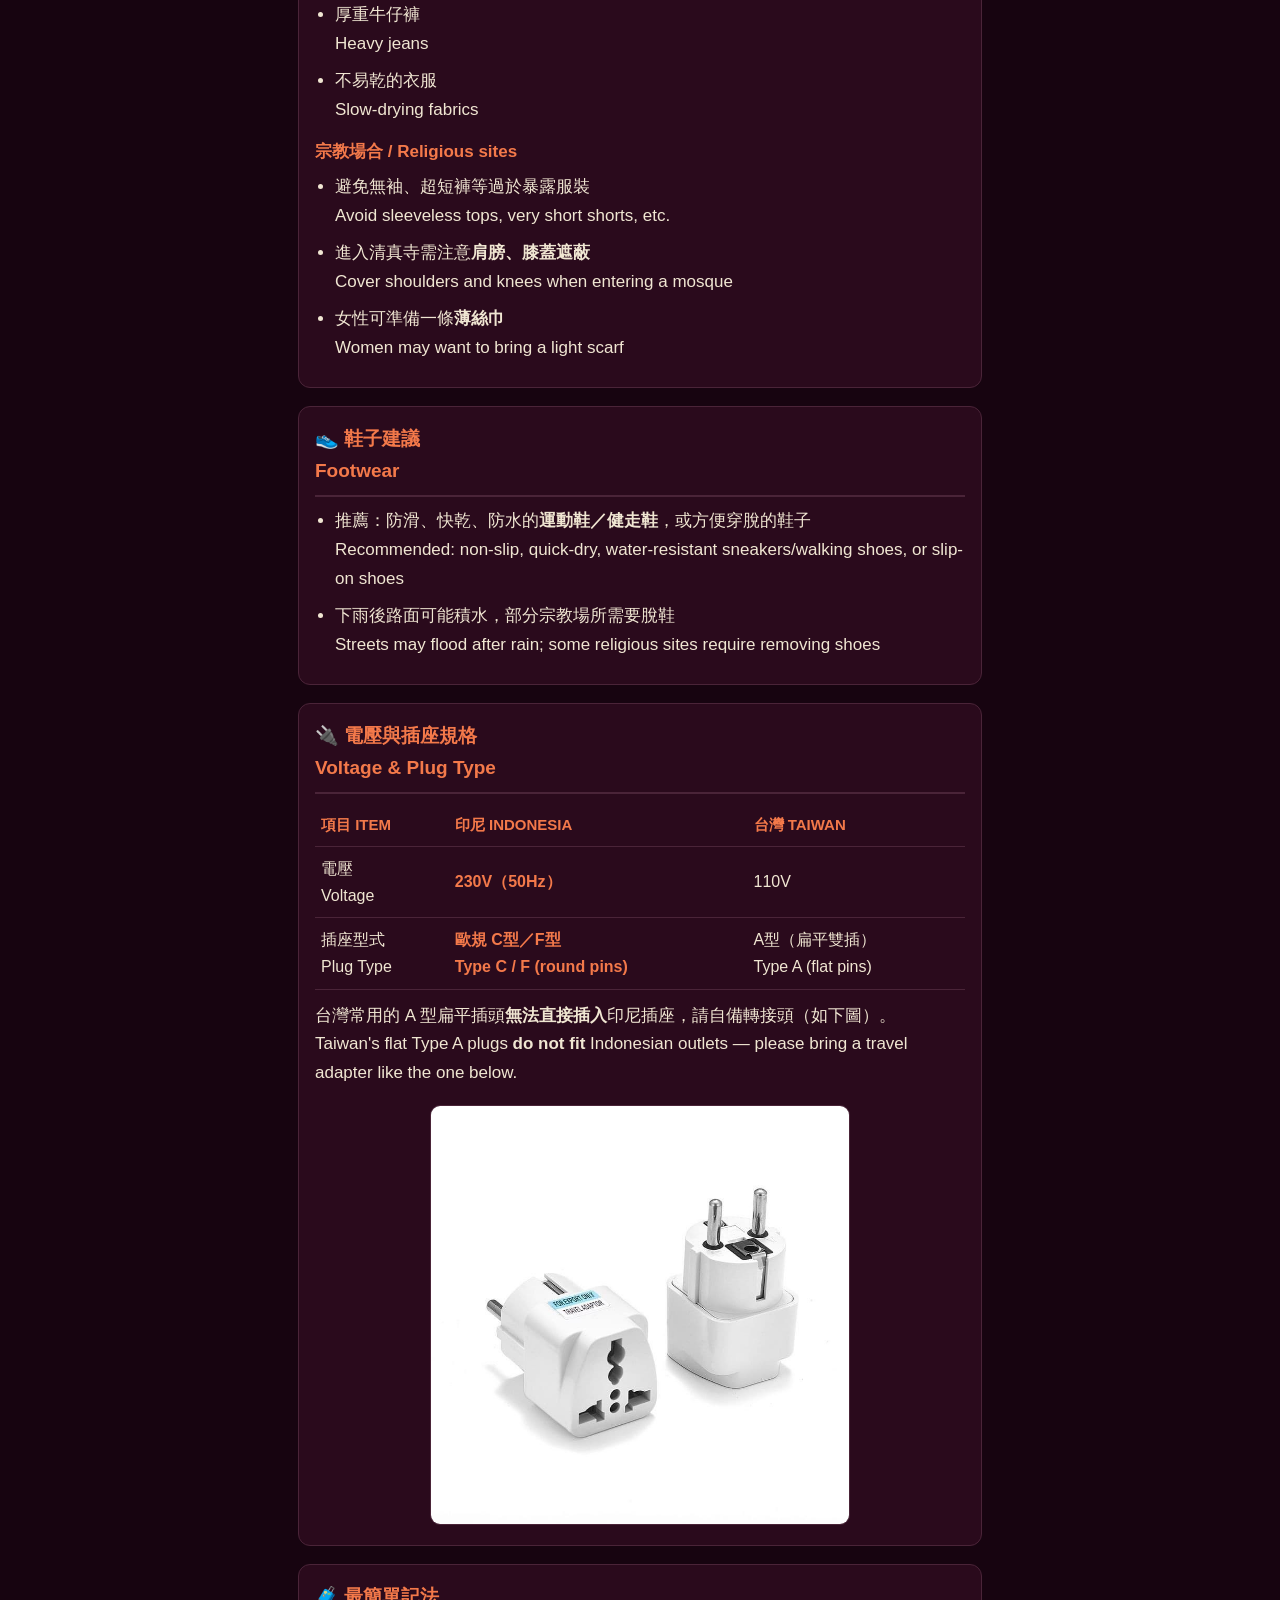
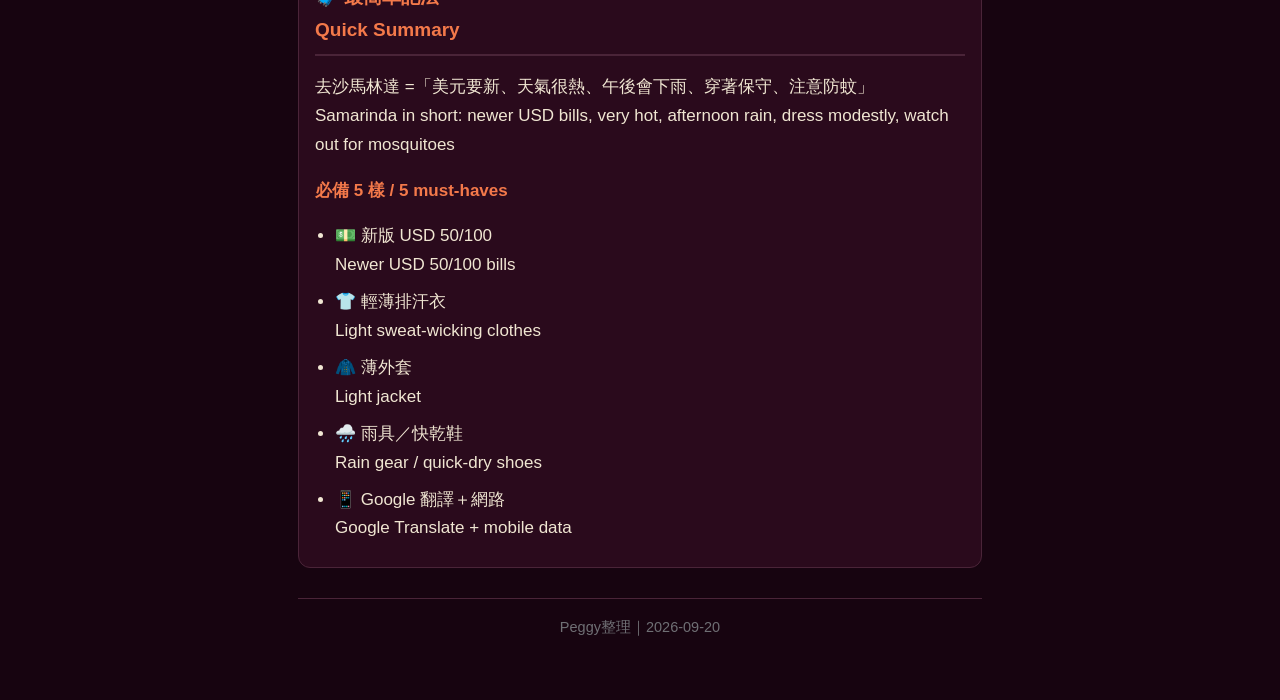
<file: notices.html>
<!DOCTYPE html>
<html lang="zh-Hant">
<head>
<meta charset="UTF-8">
<meta name="viewport" content="width=device-width, initial-scale=1, viewport-fit=cover">
<title>出國注意事項 Travel Notices｜Tainan City FC</title>
<meta name="theme-color" content="#170410">
<link rel="manifest" href="manifest.json">
<link rel="apple-touch-icon" href="icons/icon-180.png">
<link rel="icon" href="icons/icon-32.png">
<link rel="stylesheet" href="styles.css">
</head>
<body>
<div class="container">
  <a class="back-link" href="index.html">返回首頁 / Home</a>
  <div class="page-title">出國注意事項<br>Travel Notices</div>
  <div class="page-sub">印尼・沙馬林達（Samarinda, Indonesia）</div>

  <!-- 換匯 -->
  <div class="card">
    <h2>💵 美金換印尼盾<br>USD → IDR Exchange</h2>
    <p style="font-size:16px;color:var(--text-dim);margin-top:-4px;">
      粗估匯率 1 USD ≈ 17,800 IDR（實際依當天現場匯率為準）<br>
      Approx. rate 1 USD ≈ 17,800 IDR — actual rate depends on the money changer that day
    </p>
    <table class="simple">
      <tr><th>美金 USD</th><th>約可換 IDR</th></tr>
      <tr><td>1</td><td>Rp 17,800</td></tr>
      <tr><td>10</td><td>Rp 178,000</td></tr>
      <tr><td>50</td><td>Rp 890,000</td></tr>
      <tr><td>100</td><td>Rp 1,780,000</td></tr>
    </table>
    <ul class="notice-list" style="margin-top:12px;">
      <li>✅ 優先攜帶 <b>USD 50 / 100</b> 大鈔<br>Bring larger bills (USD 50/100) if possible</li>
      <li>✅ 鈔票需<b>乾淨、平整、無破損</b><br>Bills must be clean, crisp, and undamaged</li>
      <li>⚠️ 舊鈔、折痕、污損可能<b>被拒收或匯率較差</b><br>Old, folded, or marked bills may be rejected or get a worse rate</li>
      <li>💡 在台灣換美金時，可向銀行要求<b>較新的 USD 100 鈔票</b><br>Ask your bank in Taiwan for newer USD 100 notes</li>
    </ul>
  </div>

  <!-- 城市基本資訊 -->
  <div class="card">
    <h2>🌴 沙馬林達基本資訊<br>About Samarinda</h2>
    <ul class="notice-list">
      <li>印尼<b>東加里曼丹省首府</b><br>Capital of East Kalimantan Province, Indonesia</li>
      <li>主要語言：<b>印尼語</b>，英語使用程度不如觀光城市<br>Main language: Indonesian — English is less common than in tourist cities</li>
      <li>📱 建議事先下載 <b>Google 翻譯</b>，並保持網路暢通<br>Download Google Translate beforehand and keep mobile data on</li>
    </ul>
  </div>

  <!-- 野火空汙 -->
  <div class="card">
    <h2>🔥 野火／空氣品質提醒<br>Wildfire &amp; Air Quality Alert</h2>
    <ul class="notice-list">
      <li>印尼加里曼丹地區於乾季常有<b>野火與泥炭地悶燒</b>，可能造成空氣品質不佳、能見度降低<br>
        Kalimantan often has <b>wildfires and peatland fires</b> during the dry season, which can reduce air quality and visibility</li>
      <li>若本身有<b>氣喘、過敏性鼻炎等呼吸道較敏感</b>體質，請特別注意<br>
        If you have <b>asthma, allergic rhinitis, or other respiratory sensitivities</b>, please take extra precautions</li>
      <li>建議自備<b>口罩</b>，空氣品質不佳時配戴<br>
        Please bring your own <b>mask</b> and wear it if air quality is poor</li>
      <li>如有不適（咳嗽、喉嚨癢、呼吸不順），請盡快告知隊醫／防護員<br>
        If you feel unwell (coughing, throat irritation, difficulty breathing), inform the team doctor/trainer right away</li>
    </ul>
  </div>

  <!-- 治安 -->
  <div class="card">
    <h2>🔐 治安提醒<br>Safety Tips</h2>
    <p style="font-size:16px;color:var(--text-dim);margin-top:-4px;">整體可正常旅遊，但仍建議注意以下幾點：<br>Generally safe to travel, but please keep these in mind:</p>
    <ul class="notice-list">
      <li>人多的市場、商場注意<b>手機及錢包</b><br>Watch your phone and wallet in crowded markets/malls</li>
      <li>晚上避免前往<b>偏僻、昏暗巷弄</b><br>Avoid dark, isolated alleys at night</li>
      <li>不要攜帶<b>大量現金</b>在身上<br>Don't carry large amounts of cash</li>
      <li>團體活動盡量<b>不要單獨行動</b><br>Stay with the group, avoid going off alone</li>
    </ul>
  </div>

  <!-- 天氣 -->
  <div class="card">
    <h2>🌡️ 10月天氣與穿著建議<br>October Weather &amp; What to Wear</h2>
    <p style="font-size:16px;color:var(--text-dim);margin-top:-4px;">關鍵字：熱、濕、容易下雨<br>In short: hot, humid, and rainy</p>
    <ul class="notice-list">
      <li>🌡️ 白天約 <b>32～35°C</b><br>Daytime highs around 32–35°C</li>
      <li>💦 濕度高，體感悶熱<br>High humidity, feels hot and sticky</li>
      <li>🌧️ 午後可能突然出現大雨<br>Sudden heavy rain possible in the afternoon</li>
      <li>☀️ 紫外線強<br>Strong UV</li>
    </ul>
    <p style="font-size:17px;margin-top:10px;">
      建議：<b>薄、透氣、快乾＋防曬＋防雨</b><br>
      Suggested: light, breathable, quick-dry clothing + sun protection + rain gear
    </p>
  </div>

  <!-- 穿著建議 -->
  <div class="card">
    <h2>👕 建議穿著<br>Clothing Suggestions</h2>
    <p style="font-size:17px;font-weight:700;color:var(--gold);margin-bottom:6px;">日常 / Daily wear</p>
    <ul class="notice-list">
      <li>輕薄、透氣、排汗衣物<br>Light, breathable, sweat-wicking clothes</li>
      <li>薄長袖 1～2 件<br>1–2 light long-sleeve shirts</li>
      <li>輕薄長褲<br>Light long pants</li>
      <li>薄外套（飯店、商場、車內冷氣強）<br>A light jacket (hotels, malls, and cars have strong A/C)</li>
    </ul>
    <p style="font-size:17px;font-weight:700;color:var(--gold);margin:14px 0 6px;">避免 / Avoid</p>
    <ul class="notice-list">
      <li>厚重牛仔褲<br>Heavy jeans</li>
      <li>不易乾的衣服<br>Slow-drying fabrics</li>
    </ul>
    <p style="font-size:17px;font-weight:700;color:var(--gold);margin:14px 0 6px;">宗教場合 / Religious sites</p>
    <ul class="notice-list">
      <li>避免無袖、超短褲等過於暴露服裝<br>Avoid sleeveless tops, very short shorts, etc.</li>
      <li>進入清真寺需注意<b>肩膀、膝蓋遮蔽</b><br>Cover shoulders and knees when entering a mosque</li>
      <li>女性可準備一條<b>薄絲巾</b><br>Women may want to bring a light scarf</li>
    </ul>
  </div>

  <!-- 鞋子 -->
  <div class="card">
    <h2>👟 鞋子建議<br>Footwear</h2>
    <ul class="notice-list">
      <li>推薦：防滑、快乾、防水的<b>運動鞋／健走鞋</b>，或方便穿脫的鞋子<br>
        Recommended: non-slip, quick-dry, water-resistant sneakers/walking shoes, or slip-on shoes</li>
      <li>下雨後路面可能積水，部分宗教場所需要脫鞋<br>
        Streets may flood after rain; some religious sites require removing shoes</li>
    </ul>
  </div>

  <!-- 電壓與插座 -->
  <div class="card">
    <h2>🔌 電壓與插座規格<br>Voltage &amp; Plug Type</h2>
    <table class="simple">
      <tr><th>項目 Item</th><th>印尼 Indonesia</th><th>台灣 Taiwan</th></tr>
      <tr><td>電壓<br>Voltage</td><td class="highlight">230V（50Hz）</td><td>110V</td></tr>
      <tr><td>插座型式<br>Plug Type</td><td class="highlight">歐規 C型／F型<br>Type C / F (round pins)</td><td>A型（扁平雙插）<br>Type A (flat pins)</td></tr>
    </table>
    <p style="font-size:17px;margin-top:12px;">
      台灣常用的 A 型扁平插頭<b>無法直接插入</b>印尼插座，請自備轉接頭（如下圖）。<br>
      Taiwan's flat Type A plugs <b>do not fit</b> Indonesian outlets — please bring a travel adapter like the one below.
    </p>
    <img src="images/plug-adapter.jpg" alt="旅行用萬用轉接頭 Travel plug adapter" style="width:100%; max-width:420px; display:block; margin:14px auto 4px; border-radius:10px; border:1px solid var(--line);">
  </div>

  <!-- 簡易記法 -->
  <div class="card">
    <h2>🧳 最簡單記法<br>Quick Summary</h2>
    <p style="font-size:17px;">
      去沙馬林達 =「美元要新、天氣很熱、午後會下雨、穿著保守、注意防蚊」<br>
      Samarinda in short: newer USD bills, very hot, afternoon rain, dress modestly, watch out for mosquitoes
    </p>
    <p style="font-size:17px;font-weight:700;color:var(--gold);margin-top:14px;">必備 5 樣 / 5 must-haves</p>
    <ul class="notice-list">
      <li>💵 新版 USD 50/100<br>Newer USD 50/100 bills</li>
      <li>👕 輕薄排汗衣<br>Light sweat-wicking clothes</li>
      <li>🧥 薄外套<br>Light jacket</li>
      <li>🌧️ 雨具／快乾鞋<br>Rain gear / quick-dry shoes</li>
      <li>📱 Google 翻譯＋網路<br>Google Translate + mobile data</li>
    </ul>
  </div>

  <div class="footer-note">Peggy整理｜2026-09-20</div>
</div>

<script>
if ('serviceWorker' in navigator) {
  window.addEventListener('load', () => {
    navigator.serviceWorker.register('sw.js').catch(()=>{});
  });
}
</script>
</body>
</html>
</file>
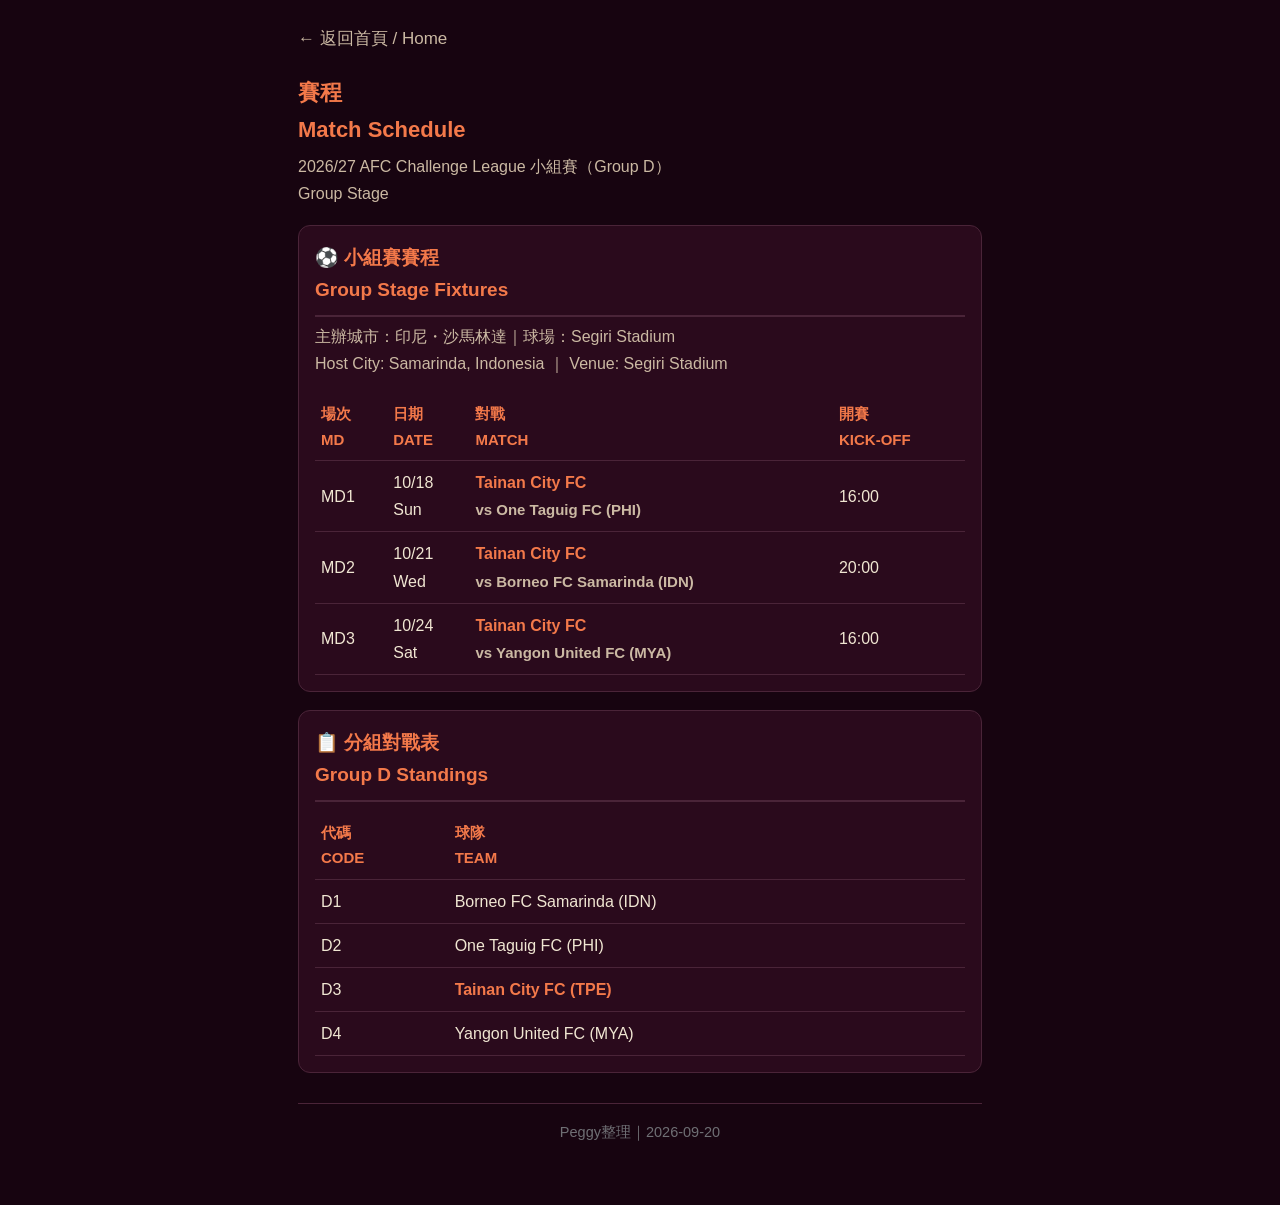
<file: schedule.html>
<!DOCTYPE html>
<html lang="zh-Hant">
<head>
<meta charset="UTF-8">
<meta name="viewport" content="width=device-width, initial-scale=1, viewport-fit=cover">
<title>賽程 Match Schedule｜Tainan City FC</title>
<meta name="theme-color" content="#170410">
<link rel="manifest" href="manifest.json">
<link rel="apple-touch-icon" href="icons/icon-180.png">
<link rel="icon" href="icons/icon-32.png">
<link rel="stylesheet" href="styles.css">
</head>
<body>
<div class="container">
  <a class="back-link" href="index.html">返回首頁 / Home</a>
  <div class="page-title">賽程<br>Match Schedule</div>
  <div class="page-sub">2026/27 AFC Challenge League 小組賽（Group D）<br>Group Stage</div>

  <div class="card">
    <h2>⚽ 小組賽賽程<br>Group Stage Fixtures</h2>
    <p style="font-size:16px;color:var(--text-dim);margin-top:-4px;">
      主辦城市：印尼・沙馬林達｜球場：Segiri Stadium<br>
      Host City: Samarinda, Indonesia ｜ Venue: Segiri Stadium
    </p>
    <table class="simple">
      <tr><th>場次<br>MD</th><th>日期<br>Date</th><th>對戰<br>Match</th><th>開賽<br>Kick-off</th></tr>
      <tr>
        <td>MD1</td>
        <td>10/18<br>Sun</td>
        <td class="highlight">Tainan City FC<br><span style="font-size:15px;color:var(--text-dim);">vs One Taguig FC (PHI)</span></td>
        <td>16:00</td>
      </tr>
      <tr>
        <td>MD2</td>
        <td>10/21<br>Wed</td>
        <td class="highlight">Tainan City FC<br><span style="font-size:15px;color:var(--text-dim);">vs Borneo FC Samarinda (IDN)</span></td>
        <td>20:00</td>
      </tr>
      <tr>
        <td>MD3</td>
        <td>10/24<br>Sat</td>
        <td class="highlight">Tainan City FC<br><span style="font-size:15px;color:var(--text-dim);">vs Yangon United FC (MYA)</span></td>
        <td>16:00</td>
      </tr>
    </table>
  </div>

  <div class="card">
    <h2>📋 分組對戰表<br>Group D Standings</h2>
    <table class="simple">
      <tr><th>代碼<br>Code</th><th>球隊<br>Team</th></tr>
      <tr><td>D1</td><td>Borneo FC Samarinda (IDN)</td></tr>
      <tr><td>D2</td><td>One Taguig FC (PHI)</td></tr>
      <tr><td>D3</td><td class="highlight">Tainan City FC (TPE)</td></tr>
      <tr><td>D4</td><td>Yangon United FC (MYA)</td></tr>
    </table>
  </div>

  <div class="footer-note">Peggy整理｜2026-09-20</div>
</div>

<script>
if ('serviceWorker' in navigator) {
  window.addEventListener('load', () => {
    navigator.serviceWorker.register('sw.js').catch(()=>{});
  });
}
</script>
</body>
</html>
</file>
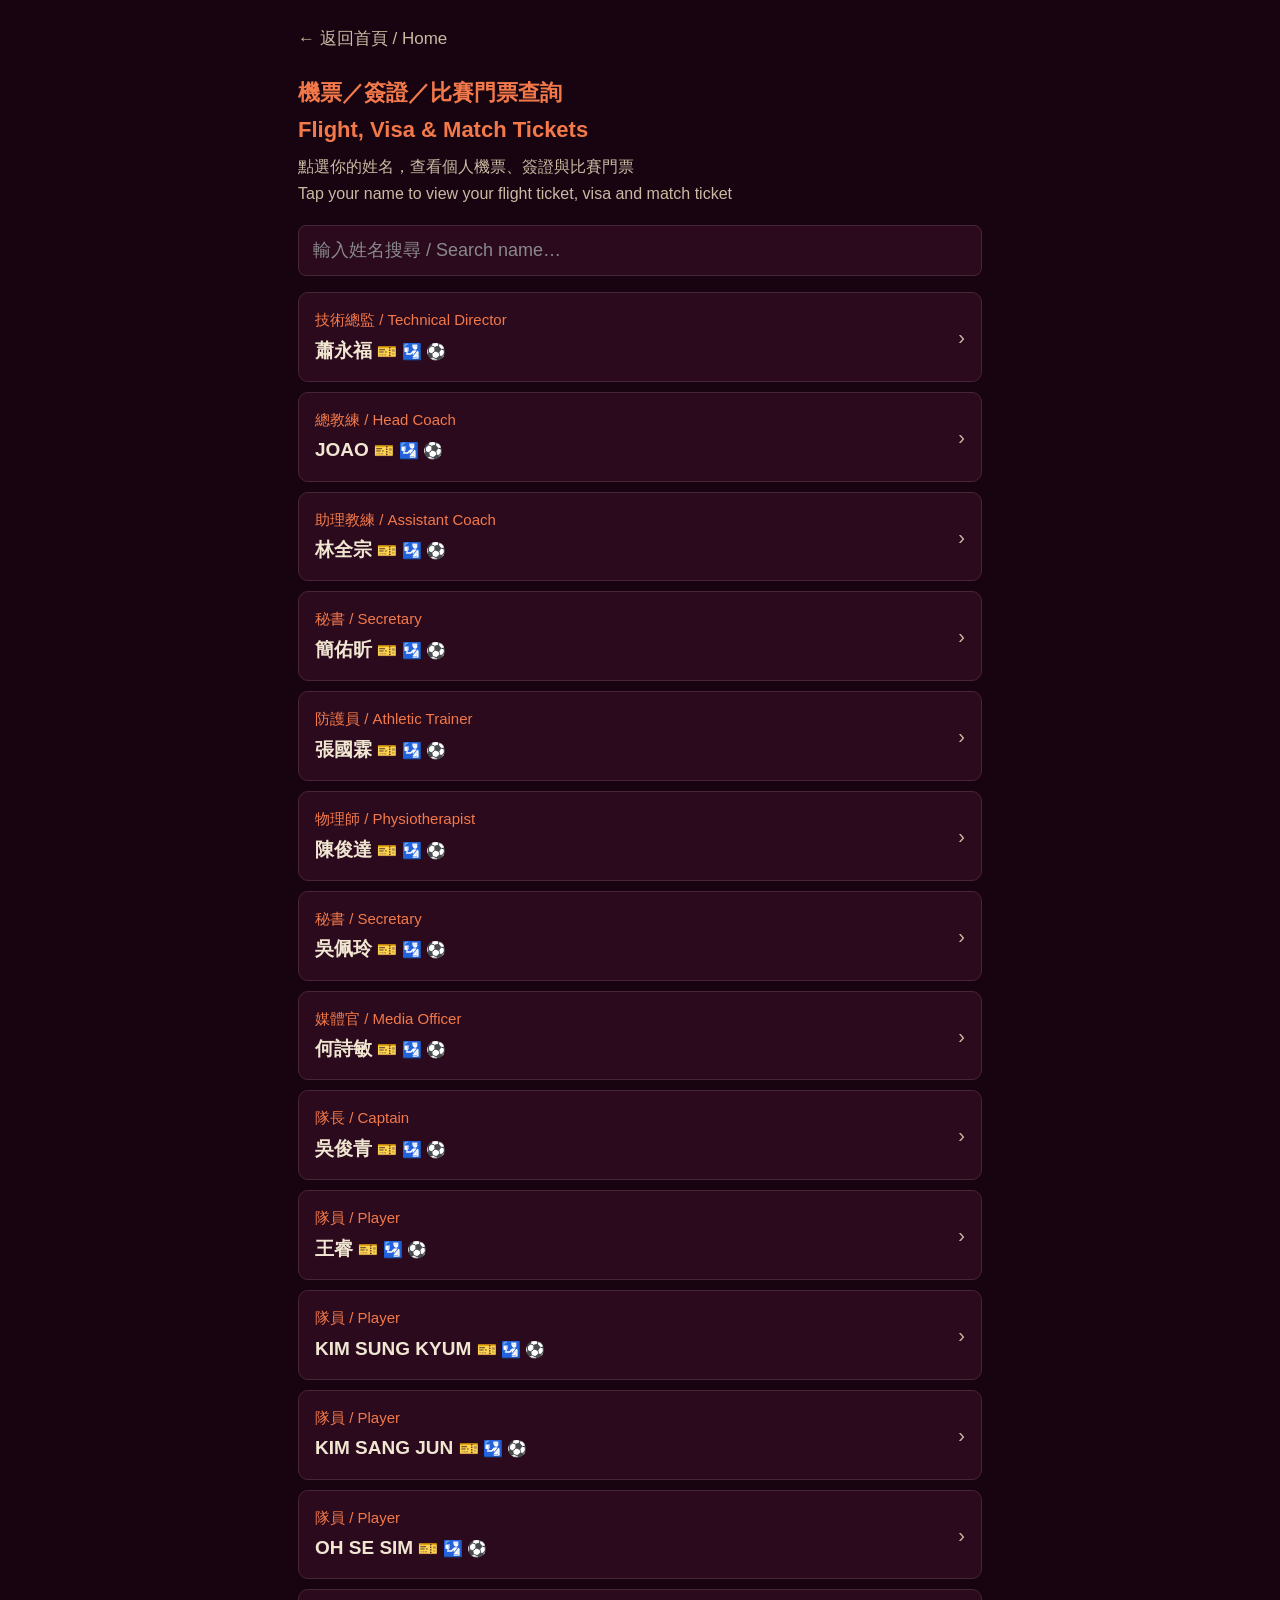
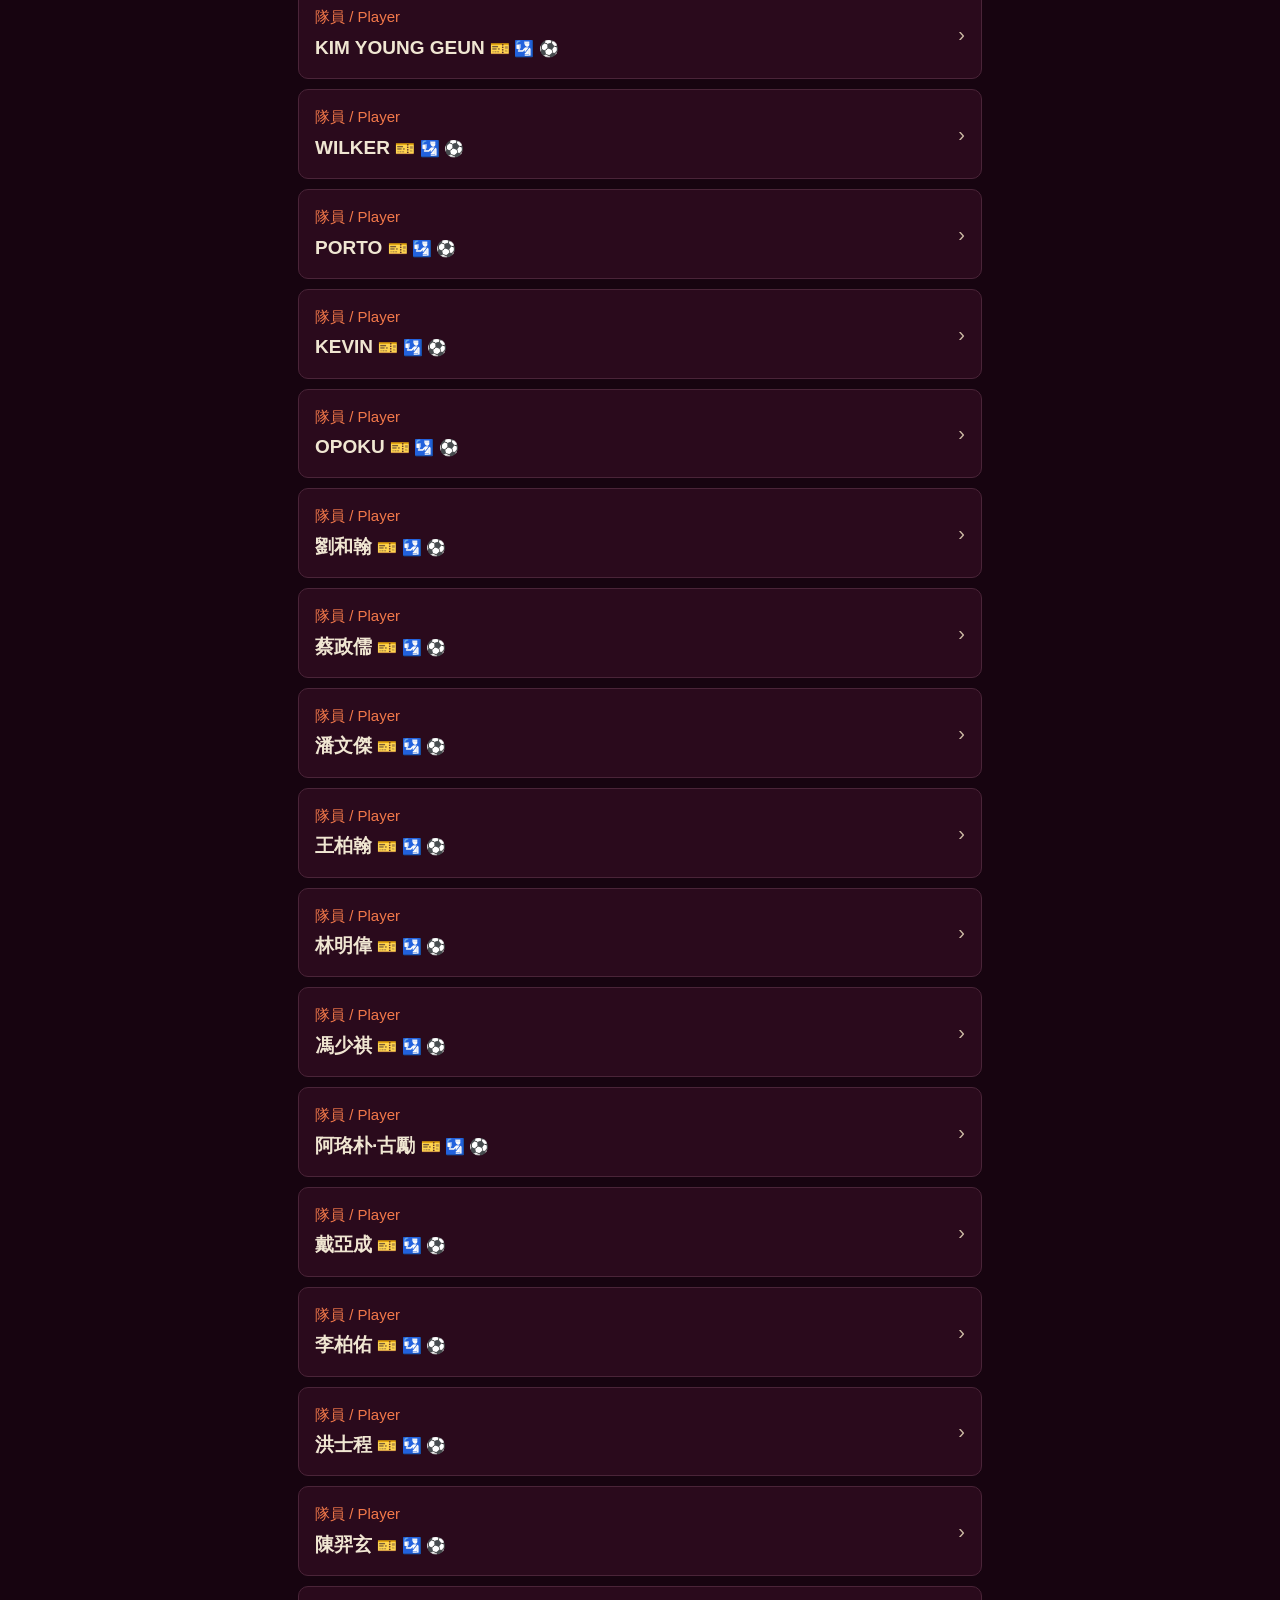
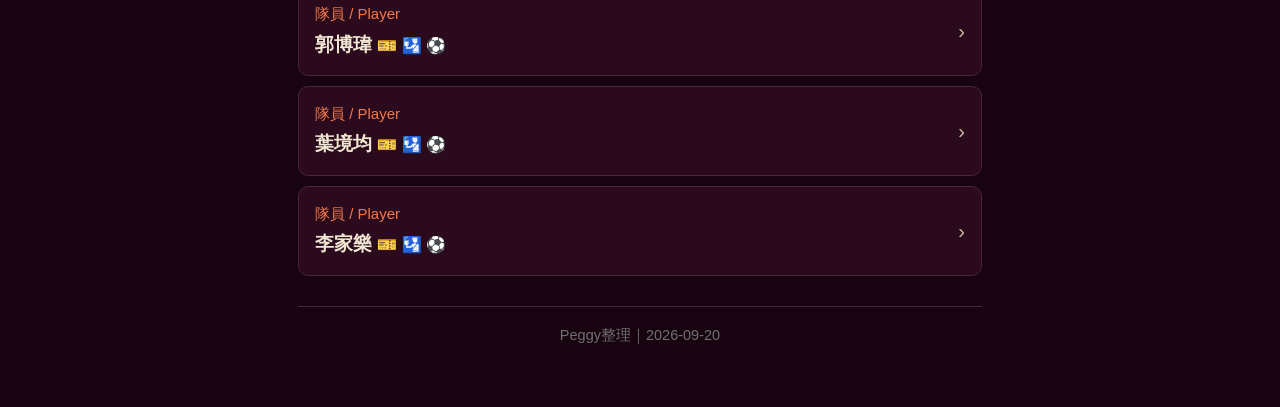
<file: tickets.html>
<!DOCTYPE html>
<html lang="zh-Hant">
<head>
<meta charset="UTF-8">
<meta name="viewport" content="width=device-width, initial-scale=1, viewport-fit=cover">
<title>機票／簽證／比賽門票 Tickets &amp; Visa｜Tainan City FC</title>
<meta name="theme-color" content="#170410">
<link rel="manifest" href="manifest.json">
<link rel="apple-touch-icon" href="icons/icon-180.png">
<link rel="icon" href="icons/icon-32.png">
<link rel="stylesheet" href="styles.css">
</head>
<body>
<div class="container">
  <a class="back-link" href="index.html">返回首頁 / Home</a>

  <div id="listView">
    <div class="page-title">機票／簽證／比賽門票查詢<br>Flight, Visa &amp; Match Tickets</div>
    <div class="page-sub">點選你的姓名，查看個人機票、簽證與比賽門票<br>Tap your name to view your flight ticket, visa and match ticket</div>

    <input type="text" class="search-box" id="searchBox" placeholder="輸入姓名搜尋 / Search name…">
    <div class="roster-list" id="rosterList"></div>
  </div>

  <div id="ticketView" style="display:none;">
    <div class="ticket-panel">
      <div class="role" id="tRole"></div>
      <div class="name" id="tName"></div>
    </div>

    <div class="card" style="margin-top:14px;">
      <h2>🎫 電子機票 E-Ticket</h2>
      <div id="tTicketActions"></div>
    </div>

    <div class="card">
      <h2>🛂 簽證 Visa</h2>
      <div id="tVisaActions"></div>
    </div>

    <div class="card">
      <h2>⚽ 10/18 Borneo vs Yangon 20:00<br>Match E-Ticket</h2>
      <p style="font-size:16px;color:var(--text-dim);margin-top:-4px;">
        Borneo FC Samarinda v Yangon United FC｜Stadion Segiri<br>
        18 Oct 2026 (Sun), Kick-off 20:00 WITA
      </p>
      <div id="tMatchActions"></div>
    </div>

    <p style="text-align:center; margin-top:4px;">
      <a href="#" class="back-link" onclick="showList(); return false;">返回名單 / Back to list</a>
    </p>
  </div>

  <div class="footer-note">Peggy整理｜2026-09-20</div>
</div>

<script src="roster.js"></script>
<script>
function renderList(filter) {
  const wrap = document.getElementById('rosterList');
  wrap.innerHTML = '';
  const f = (filter || '').trim().toLowerCase();
  ROSTER.forEach((p, idx) => {
    if (f && !p.name.toLowerCase().includes(f)) return;
    const div = document.createElement('div');
    div.className = 'roster-item' + (p.slug ? '' : ' missing');
    const ticketMark = p.slug ? '🎫' : '';
    const visaMark = p.visa_slug ? '🛂' : '';
    const matchMark = p.match_slug ? '⚽' : '';
    div.innerHTML = `
      <div>
        <div class="role">${p.role} / ${p.role_en}</div>
        <div class="name">${p.name} <span style="font-size:16px;">${ticketMark} ${visaMark} ${matchMark}</span></div>
      </div>
      <div class="arrow">›</div>
    `;
    div.onclick = () => openTicket(idx);
    wrap.appendChild(div);
  });
}

function openTicket(idx) {
  const p = ROSTER[idx];
  document.getElementById('tRole').textContent = p.role + ' / ' + p.role_en;
  document.getElementById('tName').textContent = p.name;

  const ticketActions = document.getElementById('tTicketActions');
  if (p.slug) {
    ticketActions.innerHTML = `
      <a class="btn btn-primary" href="tickets/${p.slug}.pdf" target="_blank" rel="noopener">開啟電子機票 PDF<br><span style="font-size:16px;font-weight:400;">Open Ticket PDF</span></a>
      <a class="btn btn-secondary" href="tickets/${p.slug}.pdf" download>下載到手機<br><span style="font-size:15px;font-weight:400;color:var(--text-dim);">Download</span></a>
    `;
  } else {
    ticketActions.innerHTML = `<div class="no-ticket-note">目前尚未收到你的電子機票，請聯繫領隊。<br>Your e-ticket has not been received yet. Please contact the team manager.</div>`;
  }

  const visaActions = document.getElementById('tVisaActions');
  if (p.visa_slug) {
    visaActions.innerHTML = `
      <a class="btn btn-primary" href="visas/${p.visa_slug}.pdf" target="_blank" rel="noopener">開啟簽證 PDF<br><span style="font-size:16px;font-weight:400;">Open Visa PDF</span></a>
      <a class="btn btn-secondary" href="visas/${p.visa_slug}.pdf" download>下載到手機<br><span style="font-size:15px;font-weight:400;color:var(--text-dim);">Download</span></a>
    `;
  } else {
    visaActions.innerHTML = `<div class="no-ticket-note">目前尚未收到你的簽證，請聯繫領隊。<br>Your visa has not been received yet. Please contact the team manager.</div>`;
  }

  const matchActions = document.getElementById('tMatchActions');
  if (p.match_slug) {
    matchActions.innerHTML = `
      <a class="btn btn-primary" href="match-tickets/${p.match_slug}.pdf" target="_blank" rel="noopener">開啟比賽門票 PDF<br><span style="font-size:16px;font-weight:400;">Open Match Ticket PDF</span></a>
      <a class="btn btn-secondary" href="match-tickets/${p.match_slug}.pdf" download>下載到手機<br><span style="font-size:15px;font-weight:400;color:var(--text-dim);">Download</span></a>
    `;
  } else {
    matchActions.innerHTML = `<div class="no-ticket-note">目前尚未收到你的比賽門票，請聯繫領隊。<br>Your match ticket has not been received yet. Please contact the team manager.</div>`;
  }

  document.getElementById('listView').style.display = 'none';
  document.getElementById('ticketView').style.display = 'block';
  window.scrollTo(0,0);
}

function showList() {
  document.getElementById('ticketView').style.display = 'none';
  document.getElementById('listView').style.display = 'block';
}

document.getElementById('searchBox').addEventListener('input', (e) => renderList(e.target.value));
renderList('');

if ('serviceWorker' in navigator) {
  window.addEventListener('load', () => {
    navigator.serviceWorker.register('sw.js').catch(()=>{});
  });
}
</script>
</body>
</html>
</file>
<file: styles.css>
:root {
  --bg: #170410;
  --bg-panel: #2a0a1c;
  --bg-panel-2: #391026;
  --maroon: #46082f;
  --maroon-bright: #6a0f42;
  --gold: #f3794a;
  --text: #f0e6d2;
  --text-dim: #cbb9a3;
  --line: #4a2438;
  --success: #3f8f5f;
}

* { box-sizing: border-box; }

html, body {
  margin: 0;
  padding: 0;
  background: var(--bg);
  color: var(--text);
  font-family: "Noto Sans TC", "PingFang TC", "Microsoft JhengHei", -apple-system, BlinkMacSystemFont, sans-serif;
  font-size: 18px;
  line-height: 1.7;
  -webkit-text-size-adjust: 100%;
}

a { color: var(--gold); }

.container {
  max-width: 720px;
  margin: 0 auto;
  padding: 20px 18px 60px;
}

/* ---------- Header / Brand ---------- */
.brand-header {
  text-align: center;
  padding: 28px 16px 22px;
  background: linear-gradient(180deg, var(--maroon-bright) 0%, var(--bg) 100%);
  border-bottom: 4px solid var(--gold);
}
.brand-header .badge {
  font-size: 15px;
  letter-spacing: 2px;
  color: var(--gold);
  text-transform: uppercase;
  margin-bottom: 6px;
}
.brand-header h1 {
  font-size: 26px;
  margin: 4px 0 6px;
  font-weight: 900;
  letter-spacing: 1px;
}
.brand-header .sub {
  font-size: 17px;
  color: var(--text-dim);
}

/* ---------- Nav cards ---------- */
.nav-grid {
  display: grid;
  grid-template-columns: 1fr;
  gap: 14px;
  margin-top: 22px;
}
.nav-card {
  display: flex;
  align-items: center;
  gap: 16px;
  background: var(--bg-panel);
  border: 1px solid var(--line);
  border-left: 6px solid var(--gold);
  border-radius: 10px;
  padding: 18px 16px;
  text-decoration: none;
  color: var(--text);
  transition: background 0.15s ease;
}
.nav-card:active { background: var(--bg-panel-2); }
.nav-card .icon { font-size: 30px; flex-shrink: 0; }
.nav-card .label { font-size: 21px; font-weight: 700; }
.nav-card .desc { font-size: 16px; color: var(--text-dim); margin-top: 2px; }

/* ---------- Section titles ---------- */
.page-title {
  font-size: 22px;
  font-weight: 900;
  margin: 4px 0 4px;
  color: var(--gold);
}
.page-sub { color: var(--text-dim); font-size: 16px; margin-bottom: 18px; }

.back-link {
  display: inline-block;
  margin-bottom: 16px;
  color: var(--text-dim);
  text-decoration: none;
  font-size: 17px;
}
.back-link:before { content: "← "; }

/* ---------- Roster list ---------- */
.search-box {
  width: 100%;
  padding: 14px 14px;
  font-size: 18px;
  border-radius: 8px;
  border: 1px solid var(--line);
  background: var(--bg-panel);
  color: var(--text);
  margin-bottom: 16px;
}
.search-box::placeholder { color: #8a8a8e; }

.roster-list {
  display: flex;
  flex-direction: column;
  gap: 10px;
}
.roster-item {
  display: flex;
  justify-content: space-between;
  align-items: center;
  background: var(--bg-panel);
  border: 1px solid var(--line);
  border-radius: 10px;
  padding: 14px 16px;
  cursor: pointer;
}
.roster-item:active { background: var(--bg-panel-2); }
.roster-item .name { font-size: 19px; font-weight: 700; }
.roster-item .role { font-size: 15px; color: var(--gold); margin-bottom: 2px; }
.roster-item .arrow { color: var(--text-dim); font-size: 20px; }
.roster-item.missing { opacity: 0.55; }
.roster-item.missing .arrow { color: #8a8a8e; }

/* ---------- Ticket viewer ---------- */
.ticket-panel {
  background: var(--bg-panel);
  border: 1px solid var(--line);
  border-radius: 12px;
  padding: 22px 18px;
  text-align: center;
  margin-top: 6px;
}
.ticket-panel .name { font-size: 22px; font-weight: 900; margin-bottom: 4px; }
.ticket-panel .role { color: var(--gold); font-size: 16px; margin-bottom: 18px; }
.btn {
  display: inline-block;
  width: 100%;
  padding: 16px 14px;
  font-size: 19px;
  font-weight: 700;
  border-radius: 10px;
  border: none;
  text-decoration: none;
  margin-bottom: 12px;
  cursor: pointer;
}
.btn-primary { background: var(--gold); color: #2b0a05; }
.btn-secondary { background: var(--bg-panel-2); color: var(--text); border: 1px solid var(--line); }
.no-ticket-note {
  background: #3a2a10;
  border: 1px solid #6b4c17;
  color: #f0d79a;
  border-radius: 8px;
  padding: 14px;
  font-size: 17px;
}

/* ---------- Tables ---------- */
.card {
  background: var(--bg-panel);
  border: 1px solid var(--line);
  border-radius: 12px;
  padding: 16px 16px;
  margin-bottom: 18px;
}
.card h2 {
  font-size: 19px;
  color: var(--gold);
  margin: 0 0 10px;
  border-bottom: 2px solid var(--line);
  padding-bottom: 8px;
}
.flight-row {
  display: flex;
  justify-content: space-between;
  gap: 10px;
  padding: 10px 0;
  border-bottom: 1px dashed var(--line);
  font-size: 17px;
}
.flight-row:last-child { border-bottom: none; }
.flight-row .flabel { color: var(--text-dim); flex-shrink: 0; width: 92px; }
.flight-row .fval { text-align: right; flex: 1; }

table.simple {
  width: 100%;
  border-collapse: collapse;
  font-size: 16px;
}
table.simple th, table.simple td {
  border-bottom: 1px solid var(--line);
  padding: 8px 6px;
  text-align: left;
}
table.simple th {
  color: var(--gold);
  font-size: 15px;
  text-transform: uppercase;
}
table.simple .highlight { color: var(--gold); font-weight: 700; }

.tag {
  display: inline-block;
  background: var(--maroon);
  color: #fff;
  font-size: 15px;
  padding: 3px 9px;
  border-radius: 20px;
  margin-left: 6px;
}

ul.notice-list { margin: 0; padding-left: 20px; }
ul.notice-list li { margin-bottom: 8px; font-size: 17px; }

.footer-note {
  text-align: center;
  color: #6f6f74;
  font-size: 14.5px;
  margin-top: 30px;
  padding-top: 16px;
  border-top: 1px solid var(--line);
}

@media (min-width: 640px) {
  body { font-size: 20px; }
  .brand-header h1 { font-size: 30px; }
}

/* 字體放大後的版面保護 */
.card { overflow-x: auto; }
table.simple th, table.simple td { word-break: break-word; }
</file>
